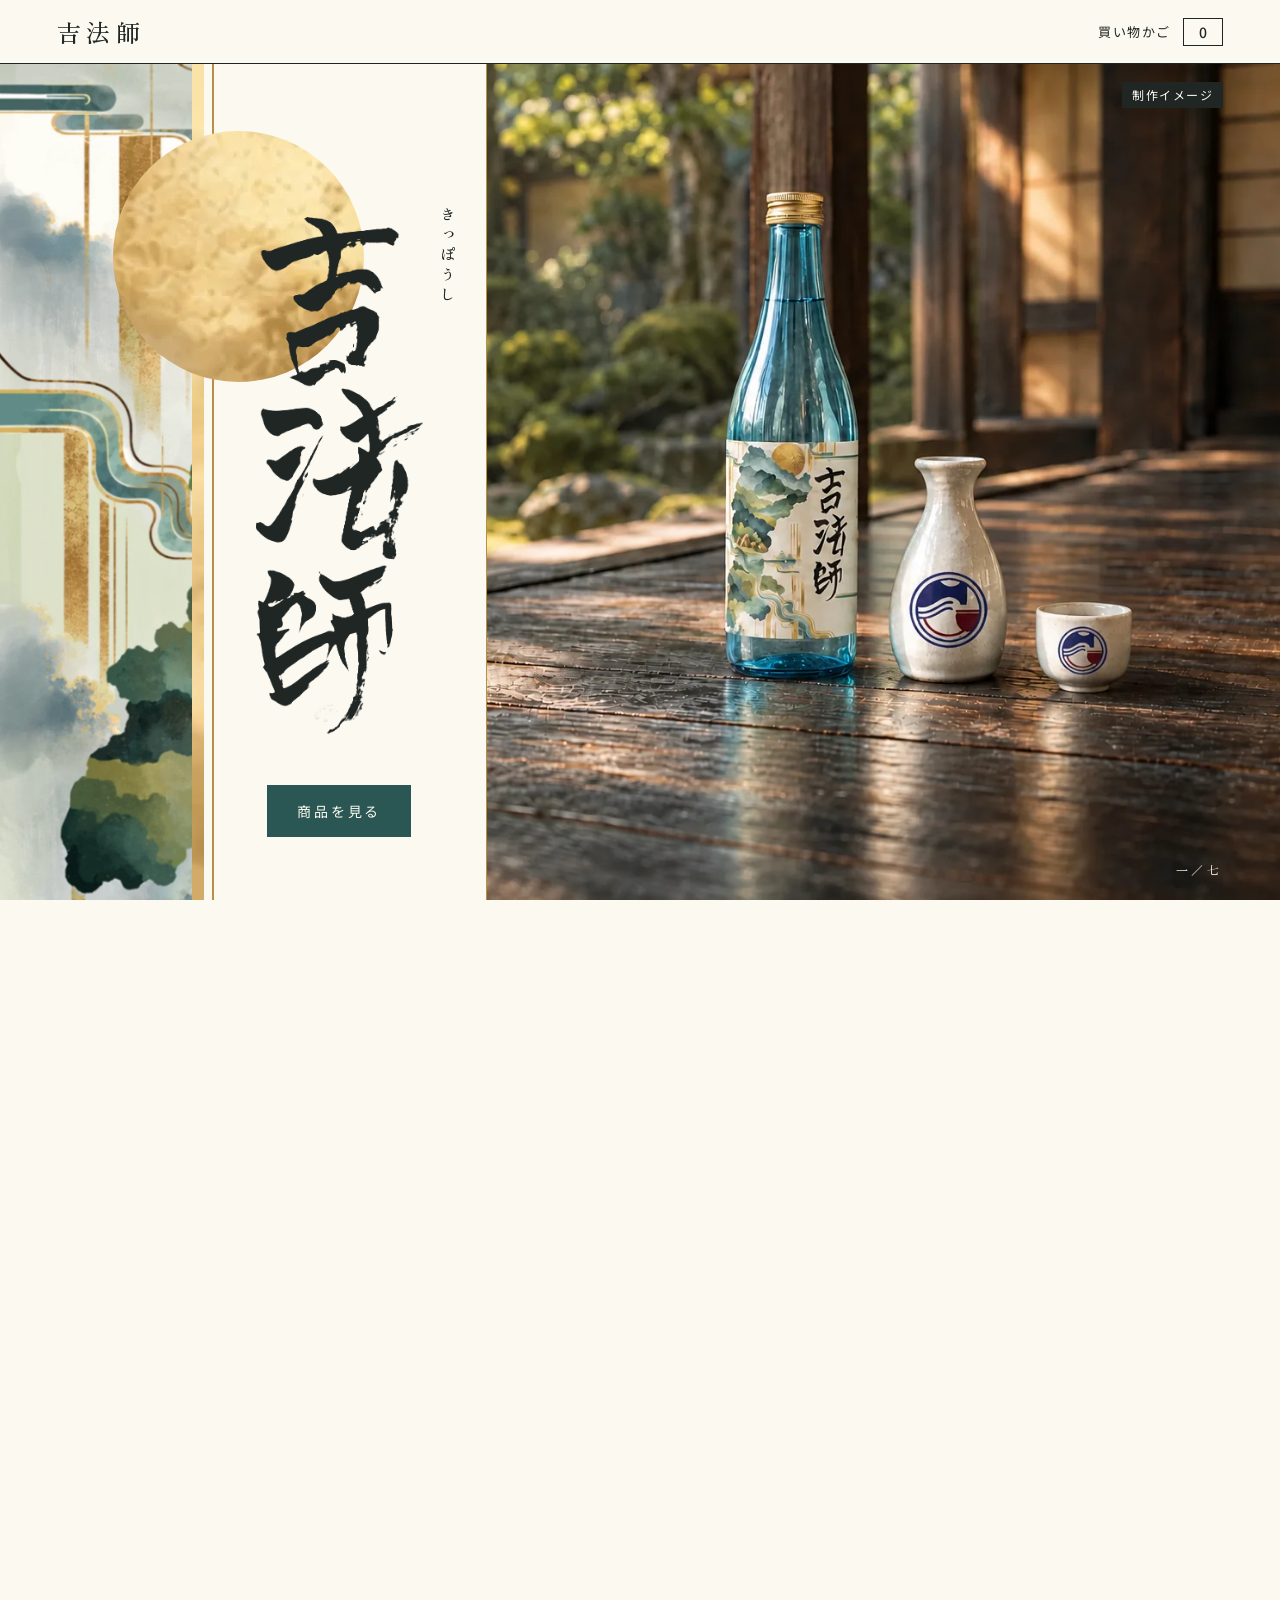
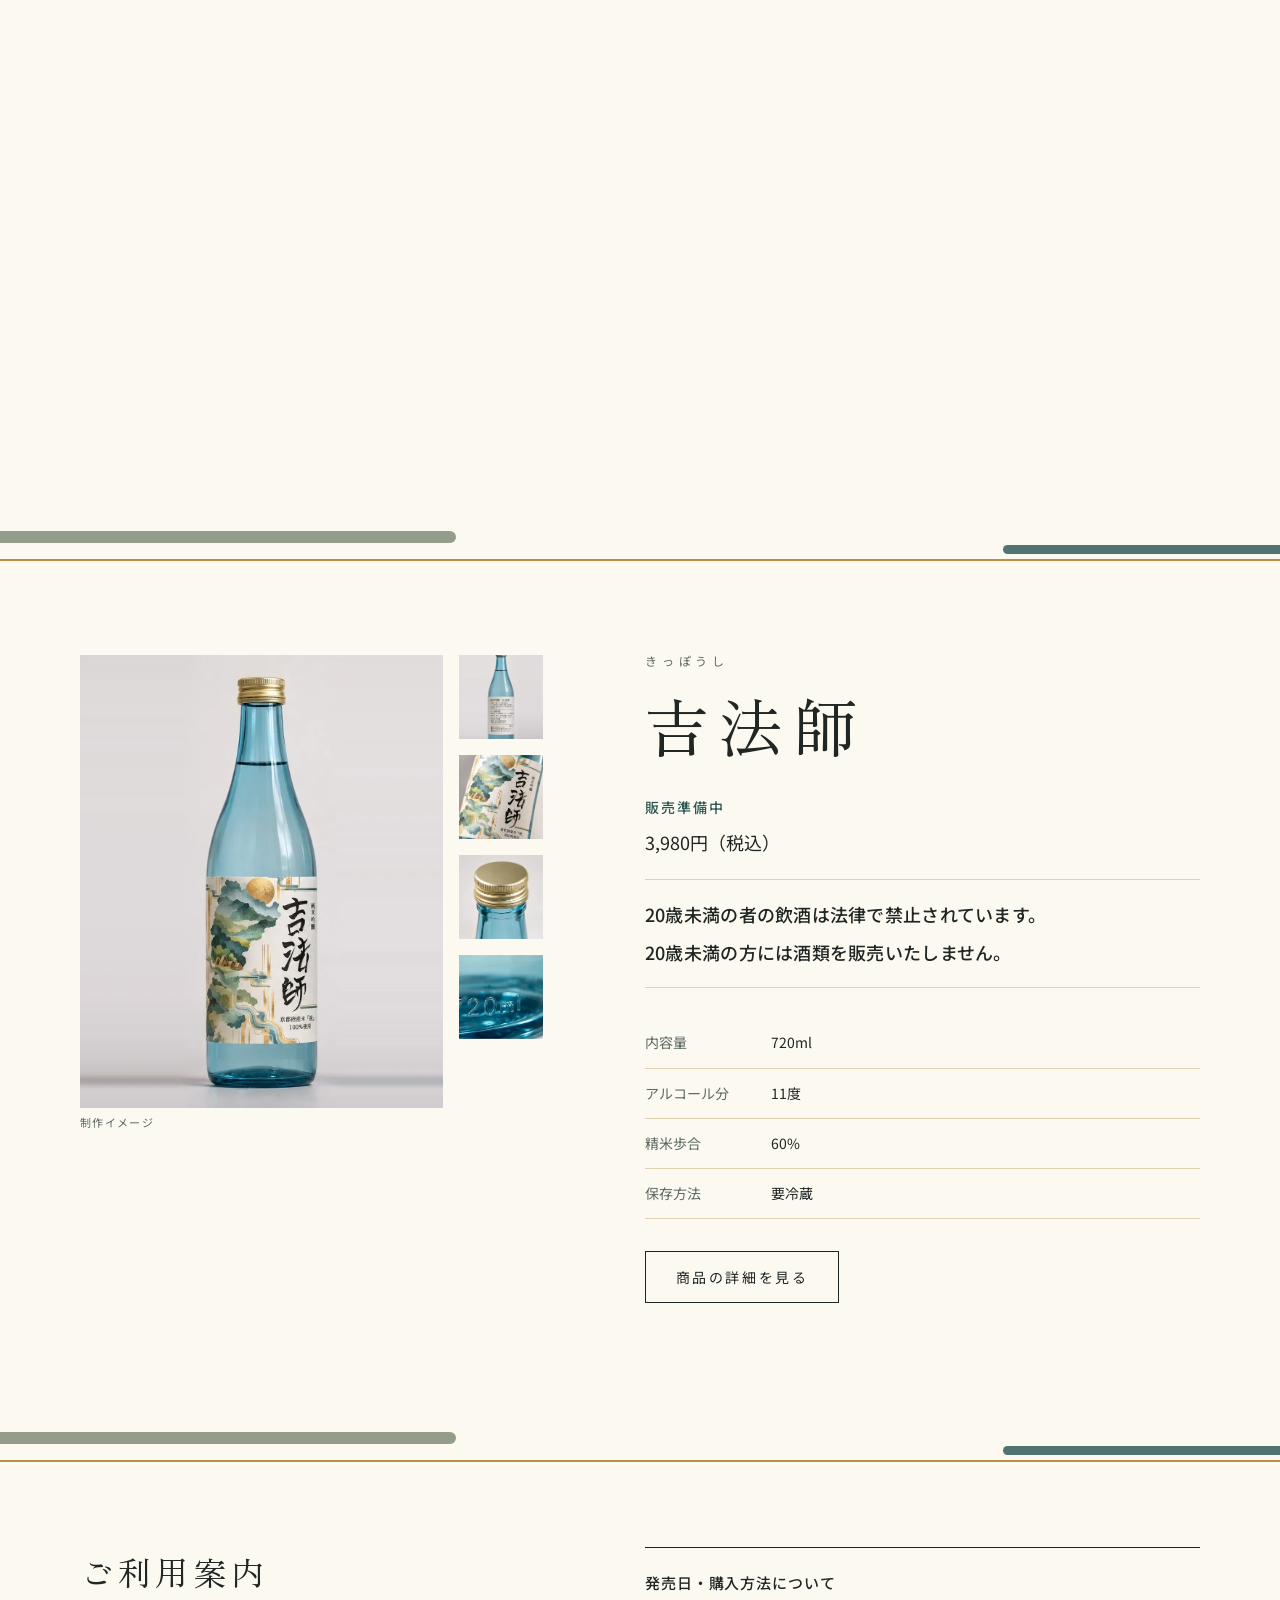
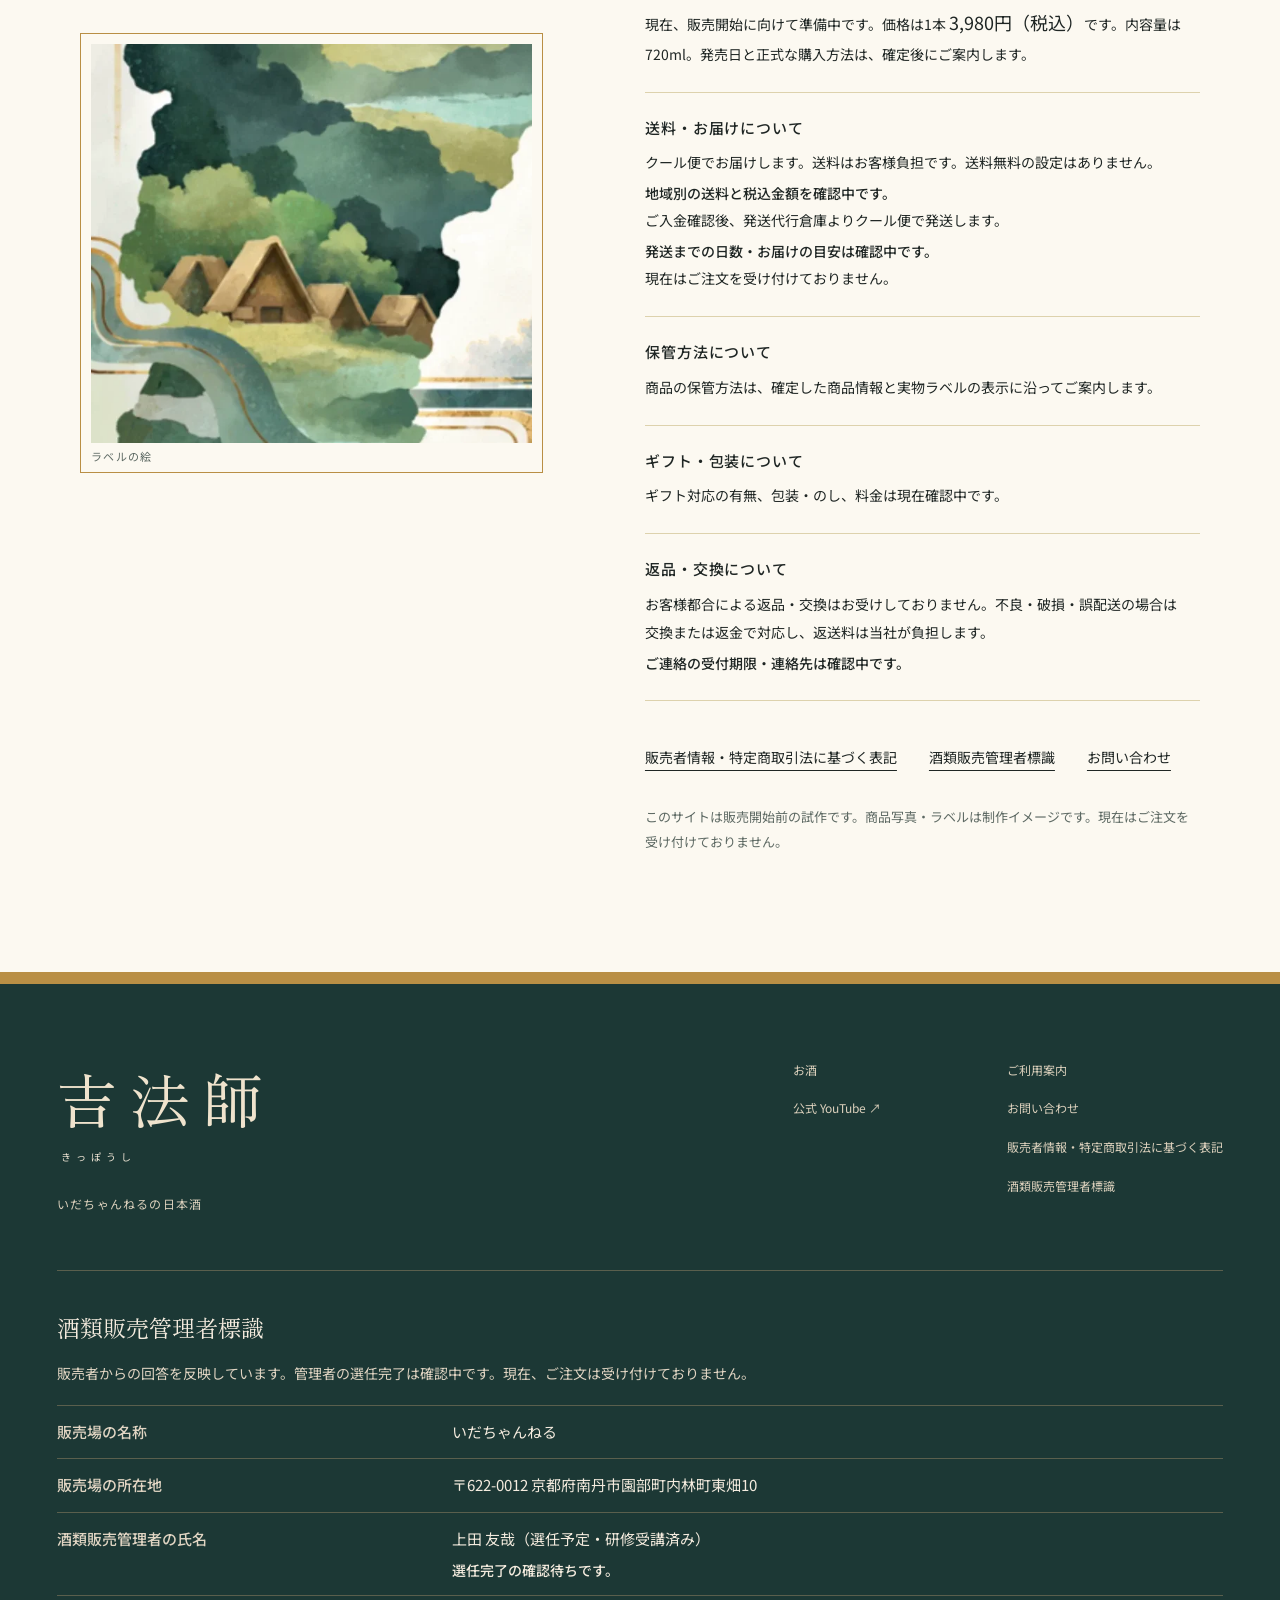
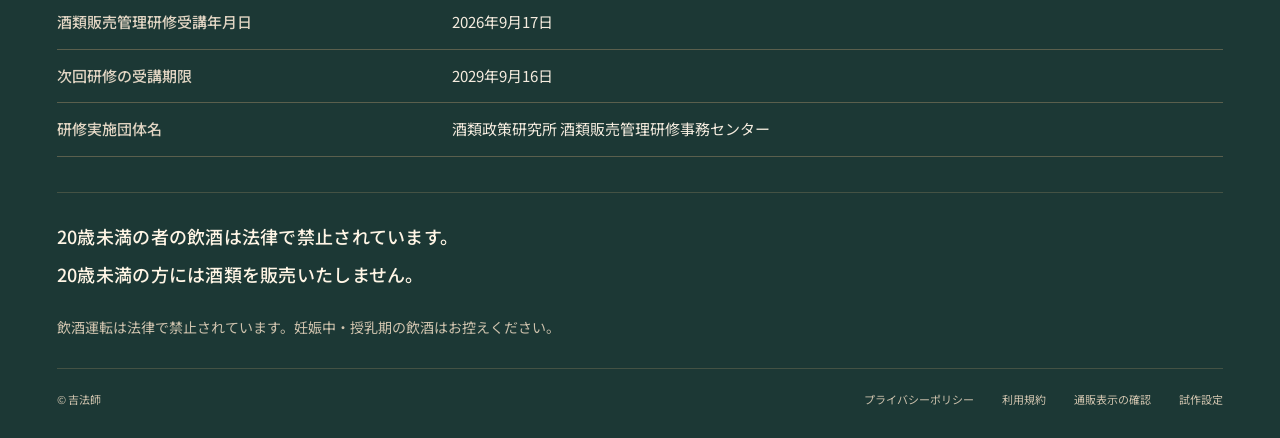
<file: index.html>
<!doctype html>
<html lang="ja">
<head>
  <meta charset="utf-8">
  <meta name="viewport" content="width=device-width, initial-scale=1">
  <meta name="theme-color" content="#fcf9f1">
  <meta name="description" content="いだちゃんねるの日本酒、吉法師（きっぽうし）。ブランドサイトのデザインプレビューです。">
  <meta name="robots" content="noindex,nofollow">
  <title>吉法師｜いだちゃんねるの日本酒</title>
  <link rel="icon" href="assets/favicon.svg" type="image/svg+xml">
  <link rel="preconnect" href="https://fonts.googleapis.com">
  <link rel="preconnect" href="https://fonts.gstatic.com" crossorigin>
  <link href="https://fonts.googleapis.com/css2?family=Noto+Sans+JP:wght@400;500&family=Zen+Old+Mincho:wght@400;500;600&display=swap" rel="stylesheet">
  <link rel="stylesheet" href="assets/css/site.css?v=7">
  <link rel="stylesheet" href="assets/css/editorial.css?v=10">
  <link rel="stylesheet" href="assets/css/castle-atmosphere.css?v=9">
  <link rel="stylesheet" href="assets/css/presentation.css?v=10.1">
  <link rel="stylesheet" href="assets/css/disclosures.css?v=14">
  <link rel="stylesheet" href="assets/css/redesign.css?v=2">
  <script src="assets/js/data/images.js?v=2"></script>
  <script src="assets/js/vendor/gsap.min.js?v=3.13.0" defer></script>
  <script src="assets/js/vendor/ScrollTrigger.min.js?v=3.13.0" defer></script>
  <script src="assets/js/data/config.js?v=1" defer></script>
  <script src="assets/js/data/product.js?v=1" defer></script>
  <script src="assets/js/sales-info.js?v=14" defer></script>
  <script src="assets/js/cart.js?v=1" defer></script>
  <script src="assets/js/site.js?v=16" defer></script>
  <script src="assets/js/scenes.js?v=2" defer></script>
</head>
<body>
  <a class="skip-link" href="#main">本文へ移動</a>
  <header class="bar">
    <a class="bar-title" href="#/" aria-label="吉法師 トップページ">吉法師</a>
    <a class="bar-cart" href="#/cart"><span class="bar-cart-label">買い物かご</span><span class="bar-count" data-cart-count>0</span><span class="visually-hidden">点</span></a>
  </header>
  <main id="main" tabindex="-1">
    <div id="home-page" class="page">
      <div class="stage" id="stage">
        <div class="stage-back" aria-hidden="true">
          <figure class="stage-art" data-image="labelArt" data-eager data-sizes="(max-aspect-ratio: 4/5) 40vw, 60vw"></figure>
          <i class="seam"></i>
          <i class="orn orn-pill-a"></i><i class="orn orn-pill-b"></i><i class="orn orn-line-a"></i><i class="orn orn-turn"></i><i class="orn orn-bar"></i>
        </div>
        <section class="scene scene-1" aria-labelledby="scene-title">
          <div class="scene-fill title-ground"></div>
          <figure class="scene-fill scene-photo" data-image="hero" data-eager></figure>
          <div class="scene-frame">
            <div class="title-area">
              <i class="moon" data-fade aria-hidden="true"></i>
              <h1 id="scene-title" class="title" data-move><span class="title-text">吉法師</span></h1>
              <p class="title-kana" data-move>きっぽうし</p>
              <a class="title-link" href="#/product" data-fade>商品を見る</a>
            </div>
            <p class="photo-note" data-fade>制作イメージ</p>
            <p class="folio" data-fade aria-hidden="true">一／七</p>
          </div>
        </section>
        <section class="scene scene-2">
          <div class="scene-frame">
            <div class="zone"><div class="prose">
              <h2 class="col col-lead" data-move data-phrase>「人生に立ち会う日本酒」</h2>
              <p class="col col-drop" data-move data-phrase>これが、吉法師に込めたテーマです。</p>
            </div></div>
            <p class="folio" data-fade aria-hidden="true">二／七</p>
          </div>
        </section>
        <section class="scene scene-3">
          <div class="scene-frame">
            <figure class="plate" data-image="cups" data-eager data-caption data-sizes="(max-aspect-ratio: 4/5) 40vw, 50vw" data-hold></figure>
            <div class="zone"><p class="prose"><span class="col" data-move data-phrase>恋人との初デート、久しぶりの友人との再会、</span><span class="col" data-move data-phrase>上司への仕事の相談。</span><span class="col" data-move data-phrase>人生のさまざまな場面に、お酒は登場します。</span></p></div>
            <p class="folio" data-fade aria-hidden="true">三／七</p>
          </div>
        </section>
        <section class="scene scene-4">
          <div class="scene-frame">
            <div class="zone"><p class="prose"><span class="col" data-move data-phrase>そして時には、お酒を介した出会いや会話が、</span><span class="col" data-move data-phrase>人生を好転させるきっかけになることもあります。</span></p></div>
            <p class="folio" data-fade aria-hidden="true">四／七</p>
          </div>
        </section>
        <section class="scene scene-5">
          <div class="scene-fill scene-ink"></div>
          <div class="scene-frame">
            <div class="zone"><p class="prose"><span class="col" data-move data-phrase>化学反応における触媒のように、人と人が</span><span class="col" data-move data-phrase>より濃く、強く、そして軽やかに反応し合える。</span><span class="col" data-move data-phrase>吉法師は、そんな日本酒を目指して造りました。</span></p></div>
            <p class="folio" data-fade aria-hidden="true">五／七</p>
          </div>
        </section>
        <section class="scene scene-6">
          <div class="scene-frame">
            <div class="zone"><div class="prose"><p class="col" data-move data-phrase>大好きな人と過ごす時間に。</p><p class="col" data-move data-phrase>頑張った自分への労いに。</p><p class="col" data-move data-phrase>普段は照れくさくて言えない、父親への感謝を伝える時に。</p></div></div>
            <p class="folio" data-fade aria-hidden="true">六／七</p>
          </div>
        </section>
        <section class="scene scene-7">
          <div class="scene-frame">
            <div class="zone"><p class="prose"><span class="col" data-move data-phrase>あなたのかけがえのない人生のワンシーンに、</span><span class="col" data-move data-phrase>吉法師が立ち会えたら嬉しいです。</span></p></div>
            <p class="folio" data-fade aria-hidden="true">七／七</p>
          </div>
        </section>
      </div>
      <div class="band" aria-hidden="true"><i></i></div>
      <section class="shelf" id="sake" aria-labelledby="shelf-title">
        <div class="shelf-inner">
          <div class="shelf-photos">
            <figure class="shelf-main" data-image="bottleFront" data-eager data-caption data-sizes="(max-width: 700px) 70vw, 380px"></figure>
            <ul class="shelf-cuts">
              <li><figure data-image="bottleBack" data-thumb></figure></li>
              <li><figure data-image="bottleLabel" data-thumb></figure></li>
              <li><figure data-image="bottleCap" data-thumb></figure></li>
              <li><figure data-image="bottleBase" data-thumb></figure></li>
            </ul>
          </div>
          <div class="shelf-info">
            <p class="shelf-kana" data-product="kana"></p>
            <h2 id="shelf-title" class="shelf-name" data-product="name"></h2>
            <p class="shelf-state" data-sale-label></p>
            <p class="shelf-price"><span class="price-text" data-sales-field="price"></span></p>
            <div class="alcohol-warning"><p data-phrase>20歳未満の者の飲酒は法律で禁止されています。</p><p data-phrase>20歳未満の方には酒類を販売いたしません。</p></div>
            <dl class="shelf-specs">
              <div><dt>内容量</dt><dd data-sales-field="volume"></dd></div>
              <div><dt>アルコール分</dt><dd data-sales-field="alcohol"></dd></div>
              <div><dt>精米歩合</dt><dd data-sales-field="polishRatio"></dd></div>
              <div><dt>保存方法</dt><dd data-sales-field="storage"></dd></div>
            </dl>
            <a class="text-link" href="#/product">商品の詳細を見る</a>
          </div>
        </div>
      </section>
      <div class="band" aria-hidden="true"><i></i></div>
      <section class="guide" id="faq" aria-labelledby="guide-title">
        <div class="guide-inner">
          <div class="guide-side">
            <h2 id="guide-title" class="guide-title">ご利用案内</h2>
            <figure class="guide-art" data-image="labelVillage" data-eager data-caption data-sizes="(max-width: 800px) 90vw, 420px"></figure>
          </div>
          <dl class="guide-list">
            <div><dt>発売日・購入方法について</dt><dd><p data-phrase>現在、販売開始に向けて準備中です。価格は1本 <span class="price-text" data-sales-field="price"></span>です。内容量は<span data-sales-field="volume"></span>。発売日と正式な購入方法は、確定後にご案内します。</p></dd></div>
            <div><dt>送料・お届けについて</dt><dd><p><span data-sales-field="shipping"></span></p><p><span data-sales-field="deliveryTiming"></span></p><p>現在はご注文を受け付けておりません。</p></dd></div>
            <div><dt>保管方法について</dt><dd><p data-phrase>商品の保管方法は、確定した商品情報と実物ラベルの表示に沿ってご案内します。</p></dd></div>
            <div><dt>ギフト・包装について</dt><dd><p data-phrase>ギフト対応の有無、包装・のし、料金は現在確認中です。</p></dd></div>
            <div><dt>返品・交換について</dt><dd><p><span data-sales-field="returns"></span></p></dd></div>
          </dl>
          <nav class="guide-links" aria-label="販売条件と表記">
            <a href="#/legal">販売者情報・特定商取引法に基づく表記</a>
            <a href="#/alcohol">酒類販売管理者標識</a>
            <a href="#/contact">お問い合わせ</a>
          </nav>
          <p class="guide-note" data-phrase>このサイトは販売開始前の試作です。商品写真・ラベルは制作イメージです。現在はご注文を受け付けておりません。</p>
        </div>
      </section>
    </div>
    <div id="product-page" class="page" hidden><div class="breadcrumbs section-wrap"><a href="#/">トップ</a><span>／</span><span data-product="name"></span></div><section class="product-layout section-wrap" aria-labelledby="pdp-title"><div class="product-gallery"><figure><img id="gallery-main" width="1000" height="1250" alt=""><figcaption id="gallery-caption"></figcaption></figure><div class="gallery-thumbs" aria-label="商品画像を選ぶ"></div></div><div class="product-information"><span class="eyebrow">純米吟醸 ／ いだちゃんねるの日本酒</span><p class="product-kana" data-product="kana"></p><h1 id="pdp-title" class="product-title serif" data-product="name"></h1><p class="pdp-description">京都の米「祝」と、伏見の酒造り。<br>エンタメではなく“本気”で創った日本酒。<br>これを読んでるあなたが、日本酒を楽しむ入口を目指しました。</p><div class="purchase" id="purchase"><div class="purchase-heading"><span data-sale-label></span><span>日本国内向け</span></div><div class="price-display"><p>販売価格（税込）<br><span data-sales-field="price"></span><small>容量：<span data-sales-field="volume"></span></small></p></div><div class="quantity-row"><label for="product-quantity">数量</label><div class="quantity-control"><button type="button" data-quantity="-1" data-target="product-quantity" aria-label="数量を減らす">−</button><input id="product-quantity" type="number" min="1" value="1" step="1" inputmode="numeric"><button type="button" data-quantity="1" data-target="product-quantity" aria-label="数量を増やす">＋</button></div></div><button type="button" id="add-to-cart" class="button button-red full" disabled>販売開始前です</button><p class="purchase-note" data-sale-note>発売日が決まり次第、お知らせします。</p><div class="alcohol-warning"><p data-phrase>20歳未満の者の飲酒は法律で禁止されています。</p><p data-phrase>20歳未満の方には酒類を販売いたしません。</p></div><nav class="disclosure-nav" aria-label="販売条件"><a href="#/legal">送料・お支払い・返品等</a><a href="#/alcohol">酒類販売管理者標識</a></nav></div><div class="product-accordions"><details open><summary>お酒について<span aria-hidden="true">＋</span></summary><dl class="spec-list"><div><dt>商品名</dt><dd><span data-sales-field="productName"></span>（きっぽうし）</dd></div><div><dt>品目</dt><dd><span data-sales-field="category"></span></dd></div><div><dt>原材料名</dt><dd><span data-sales-field="ingredients"></span></dd></div><div><dt>精米歩合</dt><dd><span data-sales-field="polishRatio"></span></dd></div><div><dt>原料米品種</dt><dd><span data-sales-field="riceVariety"></span></dd></div><div><dt>アルコール分</dt><dd><span data-sales-field="alcohol"></span></dd></div><div><dt>内容量</dt><dd><span data-sales-field="volume"></span></dd></div><div><dt>保存方法</dt><dd><span data-sales-field="storage"></span></dd></div><div><dt>製造者</dt><dd><span data-sales-field="maker"></span></dd></div><div><dt>製造年月</dt><dd>ラベルに記載</dd></div><div><dt>飲用上の注意</dt><dd><span data-sales-field="labelNotes"></span></dd></div></dl></details><details><summary>お支払い・お届け・返品について<span aria-hidden="true">＋</span></summary><div data-sales-table="purchase" data-sales-hints="false"></div><p>未確定の項目があります。販売条件の確認が済むまで、ご注文は受け付けておりません。</p><a class="line-link" href="#/legal">すべての販売条件を見る <span aria-hidden="true">↗</span></a></details></div></div></section><section class="pdp-scene section-wrap"><figure class="pdp-scene-photo" data-image="hero" data-wide data-sizes="(max-width: 700px) 100vw, 60vw"></figure><div><span class="eyebrow">いだちゃんねるの日本酒</span><p class="serif">吉法師について</p><small>生成した撮影イメージです。<br>実際の商品・いだ城の写真ではありません。</small><a class="line-link" href="#/">吉法師について <span aria-hidden="true">↗</span></a></div></section></div>
    <div id="cart-page" class="page" hidden><div class="commerce-page section-wrap"><div class="commerce-heading"><span class="eyebrow">SHOPPING BAG</span><h1 class="serif">買い物かご</h1><span data-cart-summary>0 点の商品</span></div><p class="commerce-notice">こちらは動作確認用のカートです。ご注文・お支払いは発生しません。</p><div class="alcohol-warning"><p data-phrase>20歳未満の者の飲酒は法律で禁止されています。</p><p data-phrase>20歳未満の方には酒類を販売いたしません。</p></div><div id="cart-content"></div><a class="back-link" href="#/product">← お酒を見る</a></div></div>
    <div id="checkout-page" class="page" hidden><div class="commerce-page checkout-page section-wrap"><div class="commerce-heading"><span class="eyebrow">CHECKOUT PREVIEW</span><h1 class="serif">購入手続き</h1></div><p class="commerce-notice">購入画面の試作です。決済・在庫・受注システムは未接続です。</p><div id="checkout-content"></div><a href="#/cart" class="back-link">← 買い物かごに戻る</a></div></div>
    <div id="info-page" class="page" hidden><article class="info-page section-wrap" id="info-content"></article></div>
    <noscript><p class="section-wrap">商品情報・写真の表示とカートの操作にはJavaScriptが必要です。このサイトは販売開始前の試作です。</p></noscript>
  </main>
  <footer class="footer"><div class="footer-main section-wrap"><a class="footer-brand" href="#/"><span class="serif">吉法師</span><small>きっぽうし</small><p>いだちゃんねるの日本酒</p></a><div class="footer-links"><div><a href="#/product">お酒</a><a href="https://www.youtube.com/@ida_channel" target="_blank" rel="noopener noreferrer">公式 YouTube <span>↗</span></a></div><div><a href="#/faq">ご利用案内</a><a href="#/contact">お問い合わせ</a><a href="#/legal">販売者情報・特定商取引法に基づく表記</a><a href="#/alcohol">酒類販売管理者標識</a></div></div></div><section class="footer-manager section-wrap" aria-labelledby="manager-heading"><h2 id="manager-heading">酒類販売管理者標識</h2><p>販売者からの回答を反映しています。管理者の選任完了は確認中です。現在、ご注文は受け付けておりません。</p><div data-sales-table="manager" data-sales-hints="false"></div></section><div class="footer-warning section-wrap"><div class="alcohol-warning"><p data-phrase>20歳未満の者の飲酒は法律で禁止されています。</p><p data-phrase>20歳未満の方には酒類を販売いたしません。</p></div><p>飲酒運転は法律で禁止されています。妊娠中・授乳期の飲酒はお控えください。</p></div><div class="footer-bottom section-wrap"><span>© 吉法師</span><div><a href="#/privacy">プライバシーポリシー</a><a href="#/terms">利用規約</a><a href="#/compliance">通販表示の確認</a><button type="button" id="open-preview">試作設定</button></div></div></footer>
  <dialog id="preview-dialog" class="preview-dialog" aria-labelledby="preview-title"><div class="dialog-heading"><h2 id="preview-title" class="serif">試作の確認</h2><button class="close-button" data-close-preview aria-label="試作設定を閉じる">閉じる <span>×</span></button></div><p>表示と操作の確認専用です。実際の販売状況とは連動しません。</p><label for="sale-state">販売状態</label><select id="sale-state"><option value="pre">販売前（初期表示）</option><option value="in">在庫あり（操作テスト）</option><option value="out">売り切れ（表示テスト）</option></select><p class="small-note">価格は1本<span data-sales-field="price"></span>の回答を反映しています。容量・送料の金額は確認中です。実際の注文・決済はできません。</p><button class="button button-red full" data-close-preview>この設定で見る <span aria-hidden="true">↗</span></button><nav class="demo-review-links" aria-label="通販チェック表の確認用画面"><a href="#/compliance">チェック表との対応・確認待ち項目 ↗</a><a href="#/checkout-demo">購入申込画面の見本 ↗</a><a href="#/order-notice">申込承諾通知の見本 ↗</a><a href="#/delivery-note">納品書の見本 ↗</a><a href="#/notes">制作ノート・必要素材 ↗</a></nav></dialog>
  <div class="toast" role="status" aria-live="polite" hidden></div>
</body>
</html>
</file>
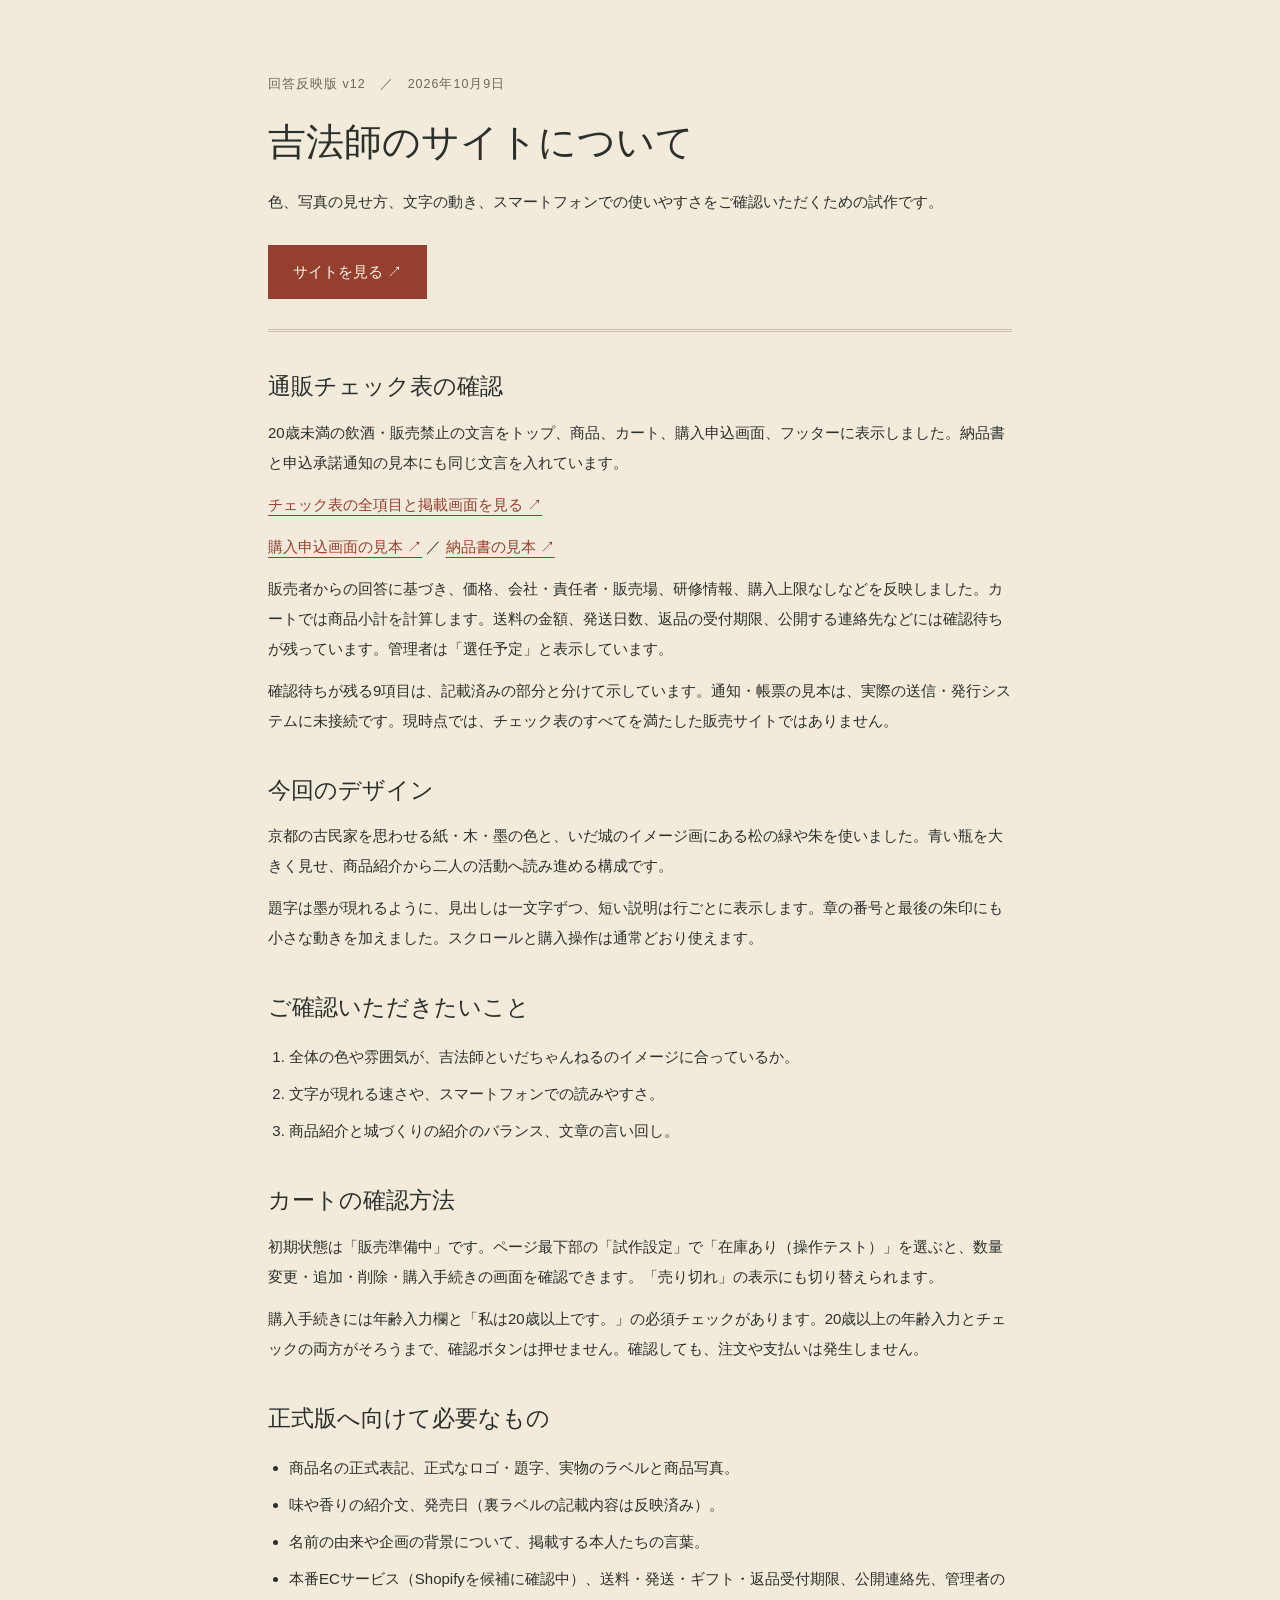
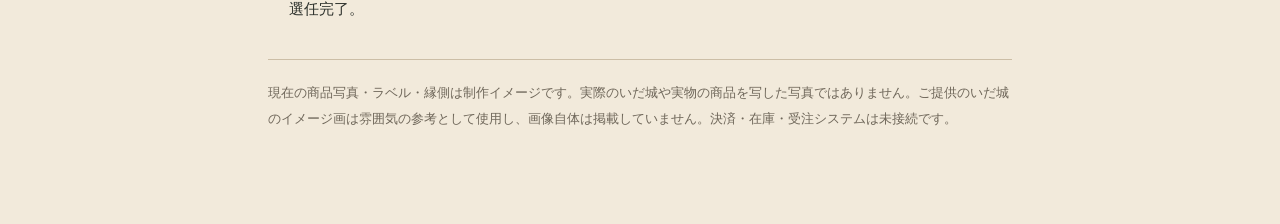
<file: docs/REVIEW.html>
<!doctype html>
<html lang="ja">
<head>
<meta charset="utf-8"><meta name="viewport" content="width=device-width,initial-scale=1">
<meta name="robots" content="noindex,nofollow"><title>吉法師｜デザイン確認版のご案内</title>
<style>
*{box-sizing:border-box}body{margin:0;background:#f2eadb;color:#2c302b;font:15px/2 -apple-system,BlinkMacSystemFont,"Hiragino Kaku Gothic ProN",sans-serif}main{max-width:800px;padding:68px 28px 80px;margin:auto}header{padding-bottom:30px;border-bottom:3px double #ccbea6}small{color:#6f675a;letter-spacing:.08em}h1,h2{font-family:"Yu Mincho","Hiragino Mincho ProN",serif;font-weight:400}h1{font-size:38px;line-height:1.6;margin:14px 0}h2{font-size:23px;line-height:1.6;margin:37px 0 12px}p{margin:12px 0}ul,ol{padding-left:1.4em}li{margin:7px 0}a{color:#953f2f;text-underline-offset:5px}.button{display:inline-block;padding:12px 25px;background:#953f2f;color:#fff7e8;text-decoration:none;margin-top:16px}.note{border-top:1px solid #ccbea6;margin-top:35px;padding-top:20px;color:#6f675a;font-size:13px}@media(max-width:480px){main{padding:40px 22px}h1{font-size:30px}}@media print{.button{display:none}main{padding:0}}
</style>
</head>
<body><main>
<header><small>回答反映版 v12　／　2026年10月9日</small><h1>吉法師のサイトについて</h1><p>色、写真の見せ方、文字の動き、スマートフォンでの使いやすさをご確認いただくための試作です。</p><a class="button" href="../index.html#/">サイトを見る ↗</a></header>
<h2>通販チェック表の確認</h2>
<p>20歳未満の飲酒・販売禁止の文言をトップ、商品、カート、購入申込画面、フッターに表示しました。納品書と申込承諾通知の見本にも同じ文言を入れています。</p>
<p><a href="../index.html#/compliance">チェック表の全項目と掲載画面を見る ↗</a></p>
<p><a href="../index.html#/checkout-demo">購入申込画面の見本 ↗</a> ／ <a href="../index.html#/delivery-note">納品書の見本 ↗</a></p>
<p>販売者からの回答に基づき、価格、会社・責任者・販売場、研修情報、購入上限なしなどを反映しました。カートでは商品小計を計算します。送料の金額、発送日数、返品の受付期限、公開する連絡先などには確認待ちが残っています。管理者は「選任予定」と表示しています。</p><p>確認待ちが残る9項目は、記載済みの部分と分けて示しています。通知・帳票の見本は、実際の送信・発行システムに未接続です。現時点では、チェック表のすべてを満たした販売サイトではありません。</p>
<h2>今回のデザイン</h2>
<p>京都の古民家を思わせる紙・木・墨の色と、いだ城のイメージ画にある松の緑や朱を使いました。青い瓶を大きく見せ、商品紹介から二人の活動へ読み進める構成です。</p>
<p>題字は墨が現れるように、見出しは一文字ずつ、短い説明は行ごとに表示します。章の番号と最後の朱印にも小さな動きを加えました。スクロールと購入操作は通常どおり使えます。</p>
<h2>ご確認いただきたいこと</h2>
<ol><li>全体の色や雰囲気が、吉法師といだちゃんねるのイメージに合っているか。</li><li>文字が現れる速さや、スマートフォンでの読みやすさ。</li><li>商品紹介と城づくりの紹介のバランス、文章の言い回し。</li></ol>
<h2>カートの確認方法</h2>
<p>初期状態は「販売準備中」です。ページ最下部の「試作設定」で「在庫あり（操作テスト）」を選ぶと、数量変更・追加・削除・購入手続きの画面を確認できます。「売り切れ」の表示にも切り替えられます。</p>
<p>購入手続きには年齢入力欄と「私は20歳以上です。」の必須チェックがあります。20歳以上の年齢入力とチェックの両方がそろうまで、確認ボタンは押せません。確認しても、注文や支払いは発生しません。</p>
<h2>正式版へ向けて必要なもの</h2>
<ul><li>商品名の正式表記、正式なロゴ・題字、実物のラベルと商品写真。</li><li>味や香りの紹介文、発売日（裏ラベルの記載内容は反映済み）。</li><li>名前の由来や企画の背景について、掲載する本人たちの言葉。</li><li>本番ECサービス（Shopifyを候補に確認中）、送料・発送・ギフト・返品受付期限、公開連絡先、管理者の選任完了。</li></ul>
<p class="note">現在の商品写真・ラベル・縁側は制作イメージです。実際のいだ城や実物の商品を写した写真ではありません。ご提供のいだ城のイメージ画は雰囲気の参考として使用し、画像自体は掲載していません。決済・在庫・受注システムは未接続です。</p>
</main></body></html>
</file>
<file: assets/css/site.css>
:root{--paper:#f3eee4;--ink:#302b25;--muted:#736a5f;--line:#cfc4b4;--red:#984332;--green:#29251f;--serif:'Shippori Mincho','Yu Mincho','Hiragino Mincho ProN',serif;--sans:'Noto Sans JP','Hiragino Kaku Gothic ProN',sans-serif;--gutter:clamp(24px,4.45vw,80px)}
*{box-sizing:border-box}html{scroll-behavior:smooth;scroll-padding-top:40px}body{margin:0;background:var(--paper);color:var(--ink);font-family:var(--sans);font-size:15px;font-weight:400;line-height:1.9;-webkit-font-smoothing:antialiased}body:has(dialog[open]){overflow:hidden}h1,h2,h3,p,figure{margin:0}h1,h2,h3{font-weight:500}a{color:inherit;text-decoration:none}button,input,select{font:inherit;color:inherit}button{cursor:pointer}button,a,input,select,summary{-webkit-tap-highlight-color:transparent}button{background:none;border:0}img{display:block;max-width:100%;height:auto}button:disabled{cursor:not-allowed}a,button{touch-action:manipulation}a:focus-visible,button:focus-visible,input:focus-visible,summary:focus-visible,select:focus-visible{outline:2px solid var(--red);outline-offset:5px}::selection{background:#e5d8c3}[hidden]{display:none!important}.serif{font-family:var(--serif)}.section-wrap{width:calc(100% - var(--gutter)*2);max-width:1280px;margin-inline:auto}.eyebrow{font-size:12px;letter-spacing:.17em;display:block}.mobile-only{display:none}.skip-link{position:fixed;top:-100px;left:20px;background:var(--ink);color:white;z-index:100;padding:12px 24px}.skip-link:focus{top:10px}.preview-strip{min-height:30px;display:flex;align-items:center;justify-content:space-between;padding:4px var(--gutter);background:#e8decb;font-size:11px;letter-spacing:.035em;color:#746652}.preview-strip i{display:inline-block;height:9px;border-left:1px solid #a89981;margin:0 12px}.preview-strip a{white-space:nowrap;margin-left:20px}.header{height:104px;padding:0 var(--gutter);display:flex;align-items:center;justify-content:space-between;gap:36px}.wordmark{display:flex;align-items:center;gap:16px}.wordmark>span{font-family:var(--serif);font-size:31px;font-weight:600;letter-spacing:.16em}.wordmark small{font-size:10px;letter-spacing:.22em}.desktop-nav{display:flex;gap:36px;margin-left:auto;margin-right:52px}.desktop-nav a{font-size:13px;letter-spacing:.09em;position:relative;padding:12px 0}.desktop-nav a:after{content:'';position:absolute;bottom:7px;left:0;width:0;border-bottom:1px solid var(--ink);transition:width .25s}.desktop-nav a:hover:after{width:100%}.header-actions{display:flex;align-items:center;gap:20px}.cart-link{display:flex;align-items:center;gap:12px;font-size:12px;min-height:44px}.cart-count{font-size:11px;border:1px solid #bcae95;display:grid;place-items:center;width:22px;height:22px;line-height:1}.menu-toggle{display:none;min-width:44px;min-height:44px;padding:12px}.menu-toggle span{display:block;border-top:1px solid var(--ink);margin:6px 0;width:23px}.hero{margin:10px var(--gutter) 0;display:grid;grid-template-columns:31% 69%;grid-template-rows:1fr auto auto;position:relative}.hero-title{grid-row:1;grid-column:1;min-height:400px;position:relative;display:flex;justify-content:center;align-items:flex-start;padding:35px 34px 0 0;gap:18px}.hero-title h1{font-family:var(--serif);font-size:clamp(85px,8.05vw,133px);font-weight:500;line-height:1.16;letter-spacing:.065em;writing-mode:vertical-rl;order:2}.hero-origin{writing-mode:vertical-rl;font-size:13px;letter-spacing:.22em;margin-top:6px;order:3}.hero-reading{writing-mode:vertical-rl;font-family:var(--serif);font-size:15px;letter-spacing:.3em;margin-top:10px;order:1}.seal{position:absolute;left:21%;bottom:24px;display:grid;place-items:center;width:31px;height:36px;border:1px solid var(--red);color:var(--red);font-family:var(--serif);font-size:14px;writing-mode:vertical-rl;line-height:1.2;transform:rotate(-5deg)}.hero-image{grid-column:2;grid-row:1 / 3;position:relative;min-height:580px;max-height:760px;height:calc(100svh - 210px)}.hero-image>img{width:100%;height:100%;object-fit:cover;object-position:63% 50%}.hero-image figcaption{position:absolute;bottom:16px;left:22px;right:22px;color:#fff;font-size:11px;letter-spacing:.06em;display:flex;justify-content:space-between;text-shadow:0 1px 5px #000}.hero-image:after{content:'';position:absolute;inset:auto 0 0;height:65px;background:linear-gradient(transparent,#0004);pointer-events:none}.hero-image figcaption{z-index:1}.hero-bottom{grid-column:1;grid-row:2;align-self:end;padding:0 42px 26px 0;display:flex;flex-direction:column;align-items:flex-start;gap:25px}.hero-bottom p{font-size:26px;letter-spacing:.1em;line-height:1.65}.hero-bottom p br{display:none}.button{display:inline-flex;align-items:center;justify-content:space-between;gap:36px;min-height:58px;padding:15px 25px;font-size:14px;letter-spacing:.1em;transition:background .2s,color .2s;line-height:1.8}.button-red{background:var(--red);color:var(--paper)}.button-red:hover:not(:disabled){background:#783626}.button:disabled{background:#e3dbcd;color:#71685b}.button span{font-size:20px;line-height:1}.button-outline{border:1px solid var(--line)}.button-outline:hover{border-color:var(--ink)}.button.full{width:100%}.hero-foot{grid-column:1 / 3;display:flex;justify-content:space-between;font-size:11px;letter-spacing:.12em;padding:23px 0;border-bottom:1px solid var(--line)}.hero-foot>a{display:flex;gap:30px}.introduction{padding-block:140px 130px;display:grid;grid-template-columns:22% 1fr;position:relative;overflow:hidden}.section-index{display:flex;align-items:center;gap:18px;font-size:13px;letter-spacing:.12em}.section-index>span:first-child{font-family:var(--serif);width:28px;padding:8px 0;border-top:1px solid var(--line);text-align:center}.introduction .section-index{align-self:start;margin-top:8px}.intro-main{display:grid;grid-template-columns:1fr;gap:44px}.intro-main h2{font-size:clamp(28px,2.5vw,40px);line-height:1.9;letter-spacing:.12em}.intro-copy{line-height:2.25;letter-spacing:.04em}.intro-copy p+p{margin-top:24px}.intro-mark{position:absolute;right:6%;bottom:90px;font-family:var(--serif);font-size:250px;color:#e9e1d3;transform:rotate(-10deg);z-index:-1;line-height:1}.featured{display:grid;grid-template-columns:54% 1fr;gap:10%;align-items:center;padding-top:120px;padding-bottom:0}.featured-image{position:relative;background:#ebe4d6}.featured-image img{width:100%;aspect-ratio:4/5;object-fit:cover}.featured-image figcaption{position:absolute;bottom:18px;left:20px;font-size:11px;color:#756b5c}.featured-image a{display:block;overflow:hidden}.featured-image a img{transition:transform 1.2s}.featured-image a:hover img{transform:scale(1.025)}.featured-copy .eyebrow{display:flex;justify-content:space-between;gap:15px;padding-bottom:28px;border-bottom:1px solid var(--line);margin-bottom:42px}.product-kana{font-size:12px;letter-spacing:.35em;margin-bottom:7px}.product-title{font-size:64px;letter-spacing:.15em;line-height:1.5}.featured-description{margin-top:30px;line-height:2.25;letter-spacing:.07em}.release-line{display:flex;align-items:center;gap:10px;flex-wrap:wrap;margin-top:36px;font-size:13px}.status-dot{width:6px;height:6px;border-radius:50%;background:#88775c}.release-line small{display:block;width:100%;font-size:12px;color:var(--muted);margin-top:2px}.line-link{display:flex;align-items:center;justify-content:space-between;gap:30px;border-bottom:1px solid var(--ink);padding:20px 0;font-size:14px;letter-spacing:.07em;transition:color .2s}.line-link>span:last-child{font-size:25px;font-family:var(--sans);transition:transform .25s}.line-link:hover>span:last-child{transform:translate(3px,-3px)}.featured-copy .line-link{margin-top:34px}.atmosphere{height:640px;max-height:75vw;position:relative;overflow:hidden}.atmosphere>img{width:100%;height:100%;object-fit:cover;object-position:center 59%}.atmosphere:after{content:'';position:absolute;inset:0;background:linear-gradient(90deg,#211b1575,transparent 72%)}.atmosphere-copy{position:absolute;left:12%;top:24%;color:white;z-index:1}.atmosphere-copy>span{font-size:12px;letter-spacing:.2em}.atmosphere h2{font-size:47px;line-height:1.85;letter-spacing:.13em;margin-top:30px}.image-disclosure{position:absolute;right:var(--gutter);bottom:23px;color:#fff;font-size:11px;z-index:1;text-shadow:0 1px 5px #000}.story{display:grid;grid-template-columns:22% 1fr 22%;padding-block:150px;position:relative;overflow:hidden}.story .section-index{align-self:start}.story-body .eyebrow{margin:9px 0 28px}.story h2{font-size:46px;letter-spacing:.1em;line-height:1.65}.story-paragraph{margin-top:40px;line-height:2.2}.story-paragraph p+p{margin-top:22px}.story-note{font-size:12px;color:var(--muted);margin-top:34px;padding-left:17px;border-left:1px solid #b3a082;line-height:2}.story-type{font-family:var(--serif);font-size:115px;line-height:1.25;display:flex;flex-direction:column;align-self:center;align-items:center;color:#d9cbb4;transform:rotate(8deg)}.story-type span:nth-child(2){transform:translateX(-15px)}.ida-section{background:var(--green);color:var(--paper);overflow:hidden}.ida-inner{display:grid;grid-template-columns:1fr 1fr;gap:15%;padding-top:110px;padding-bottom:70px}.ida-heading{position:relative}.ida-heading .eyebrow{color:#cdbfa7}.ida-heading h2{font-size:clamp(34px,3.5vw,56px);letter-spacing:.09em;line-height:1.8;margin-top:33px}.ida-stamp{display:inline-block;border:1px solid #aa987a;padding:7px 10px;font-family:var(--serif);font-size:17px;line-height:1.5;letter-spacing:.2em;margin-top:38px;transform:rotate(-8deg);color:#d8c6a8}.ida-content .section-index{font-size:12px;color:#cdbb9b;margin-bottom:38px}.ida-content p{line-height:2.25;letter-spacing:.045em}.ida-content p+p{margin-top:25px}.light-link{color:var(--paper);border-color:#aa987a90;margin-top:33px}.light-link span:first-child{display:flex;align-items:center;gap:12px;font-size:14px}.ida-bottom{border-top:1px solid #a28b6b66;padding:24px 0 30px;display:flex;justify-content:space-between;font-size:12px;letter-spacing:.13em;color:#cdbfa7}.faq-section{padding-block:130px 90px;display:grid;grid-template-columns:36% 1fr;gap:10%}.faq-heading h2{font-size:36px;line-height:1.75;letter-spacing:.09em;margin-top:24px}details{border-bottom:1px solid var(--line)}summary{list-style:none;cursor:pointer;display:flex;align-items:center;justify-content:space-between;gap:20px;padding:23px 0;font-size:14px;letter-spacing:.04em}summary::-webkit-details-marker{display:none}summary>span{font-size:19px;font-family:var(--sans);font-weight:400;transition:transform .2s}details[open]>summary>span{transform:rotate(45deg)}details>p{font-size:14px;color:var(--muted);line-height:2;padding:0 0 26px}details:first-child{border-top:1px solid var(--line)}.closing{display:flex;justify-content:center;align-items:center;gap:80px;padding-block:40px 130px}.closing>p{font-size:38px;letter-spacing:.1em}.closing .button{min-width:255px}.footer{border-top:1px solid var(--line);background:#f0e8da}.footer-main{padding-top:75px;padding-bottom:55px;display:flex;justify-content:space-between;gap:60px}.footer-brand{display:block;min-width:220px}.footer-brand>span{font-size:53px;letter-spacing:.15em;line-height:1.3}.footer-brand>small{display:block;letter-spacing:.5em;font-size:10px;padding-left:4px;margin-top:10px}.footer-brand p{font-size:12px;letter-spacing:.1em;margin-top:27px}.footer-links{display:grid;grid-template-columns:1fr 1.5fr;gap:70px;font-size:12px}.footer-links>div{display:flex;flex-direction:column;gap:16px}.footer-links a:hover{text-decoration:underline;text-underline-offset:6px}.footer-warning{border-top:1px solid #cfc1a9;padding:27px 0;color:#756b5c;font-size:12px;line-height:2}.footer-warning p:first-child{color:var(--ink);font-size:13px}.footer-bottom{border-top:1px solid #cfc1a9;padding-block:20px 28px;display:flex;justify-content:space-between;font-size:11px;color:#756b5c}.footer-bottom>div{display:flex;gap:28px}.footer-bottom button{padding:0;font-size:11px;line-height:inherit}.breadcrumbs{font-size:12px;display:flex;gap:18px;margin-top:25px;margin-bottom:38px;color:var(--muted)}.product-layout{display:grid;grid-template-columns:54% 1fr;gap:8%;align-items:start;padding-bottom:110px}.product-gallery{position:sticky;top:30px;min-width:0}.product-gallery figure{background:#e9e0d1;position:relative}.product-gallery figure>img{width:100%;height:auto;aspect-ratio:1 / 1.15;object-fit:cover}.product-gallery figcaption{position:absolute;bottom:16px;left:20px;right:10px;font-size:11px;color:#786b58;background:#f3eee4db;padding:3px 8px;width:fit-content}.gallery-thumbs{display:flex;gap:14px;margin-top:18px}.gallery-thumbs button{width:80px;height:88px;padding:4px;border:1px solid transparent;opacity:.6}.gallery-thumbs button[aria-pressed=true]{border-color:var(--ink);opacity:1}.gallery-thumbs img{width:100%;height:100%;object-fit:cover}.product-information>.eyebrow{margin:4px 0 30px}.product-information .product-title{font-size:66px}.pdp-lead{font-size:23px;letter-spacing:.1em;margin:18px 0}.pdp-description{font-size:14px;line-height:2;letter-spacing:.035em}.purchase{margin-top:35px;border-top:1px solid var(--line);padding-top:22px}.purchase-heading{display:flex;justify-content:space-between;font-size:12px}.purchase-heading>span:first-child{color:var(--red)}.price-display{padding-block:22px}.price-display p{font-size:18px}.price-display small{display:block;font-size:12px;color:var(--muted);margin-top:3px}.quantity-row{display:flex;align-items:center;justify-content:space-between;gap:20px;margin-bottom:22px;font-size:14px}.quantity-control{display:flex;align-items:center;border:1px solid #ccbea6;min-height:45px}.quantity-control button{width:43px;height:45px;padding:0;font-size:18px}.quantity-control button:disabled{opacity:.35}.quantity-control input{background:transparent;border:0;border-inline:1px solid var(--line);border-radius:0;text-align:center;width:52px;height:30px;font-size:15px;appearance:textfield;-moz-appearance:textfield}.quantity-control input::-webkit-inner-spin-button,.quantity-control input::-webkit-outer-spin-button{-webkit-appearance:none}.purchase-note{font-size:12px;color:var(--muted);text-align:center;margin-top:10px}.alcohol-note{font-size:13px;line-height:1.8;margin-top:22px}.product-accordions{margin-top:35px}.spec-list{margin:0;padding:0 0 15px;font-size:12px}.spec-list>div{display:flex;justify-content:space-between;gap:20px;padding:10px 0}.spec-list dt{color:var(--muted)}.spec-list dd{margin:0;text-align:right}.pdp-scene{border-top:1px solid var(--line);padding-top:90px;padding-bottom:110px;display:grid;grid-template-columns:60% 1fr;gap:7%;align-items:center}.pdp-scene>img{aspect-ratio:3/2;object-fit:cover}.pdp-scene .serif{font-size:28px;letter-spacing:.07em;line-height:1.8;margin-top:20px;margin-bottom:25px}.pdp-scene small{display:block;color:var(--muted);font-size:11px}.pdp-scene .line-link{margin-top:20px}.commerce-page{max-width:1120px;padding-top:55px;padding-bottom:110px;min-height:65vh}.commerce-heading{position:relative;margin-bottom:30px}.commerce-heading h1{font-size:46px;letter-spacing:.1em;margin-top:16px;line-height:1.5}.commerce-heading>[data-cart-summary]{position:absolute;right:0;bottom:8px;font-size:13px;color:var(--muted)}.commerce-notice{font-size:13px;color:#786b58;border-top:1px solid var(--line);border-bottom:1px solid var(--line);padding:16px 0;margin-bottom:36px}.empty-cart{padding:50px 20px 65px;text-align:center;border-bottom:1px solid var(--line)}.empty-cart svg{color:#a68d69;margin:0 auto 22px}.empty-cart h2{font-family:var(--serif);font-size:25px;font-weight:400;letter-spacing:.09em;margin-bottom:15px}.empty-cart p{font-size:14px;color:var(--muted)}.empty-cart .button{margin-top:28px}.back-link{display:inline-block;font-size:13px;margin-top:26px;border-bottom:1px solid transparent;padding-bottom:4px}.back-link:hover{border-color:var(--ink)}.cart-grid{display:grid;grid-template-columns:1.6fr 1fr;gap:60px;align-items:start}.cart-item{display:grid;grid-template-columns:150px 1fr;gap:28px;border-bottom:1px solid var(--line);padding-bottom:30px}.cart-item>img{width:150px;aspect-ratio:3/4;object-fit:cover}.cart-item h2{font-family:var(--serif);font-size:28px;letter-spacing:.15em;line-height:1.5;margin:7px 0}.cart-item small{font-size:11px;letter-spacing:.1em;color:var(--muted)}.cart-item p{font-size:13px;margin-bottom:15px}.cart-item .quantity-control{width:fit-content}.remove-item{text-decoration:underline;text-underline-offset:4px;font-size:12px;margin-top:14px;padding:3px 0}.order-summary{padding:28px;background:#ece3d4}.order-summary h2{font-size:17px;font-family:var(--serif);letter-spacing:.06em;margin-bottom:20px}.summary-row{display:flex;justify-content:space-between;gap:20px;font-size:13px;margin:10px 0}.summary-row.total{border-top:1px solid #cfc1a9;padding-top:18px;margin-top:20px;margin-bottom:24px;font-size:16px}.order-summary .button{font-size:13px;padding-inline:16px;gap:12px}.order-summary p{font-size:12px;color:var(--muted);line-height:1.8;margin-top:14px}.checkout-page{max-width:900px}.checkout-layout{display:grid;grid-template-columns:1fr 300px;gap:45px}.checkout-form h2{font-size:24px;font-family:var(--serif);margin-bottom:20px}.checkout-form label{display:block;font-size:14px;margin:18px 0 10px}.checkout-form input{width:120px;height:50px;border:1px solid #b39d79;background:transparent;padding:10px 14px;border-radius:0}.checkout-form .alcohol-note{margin:10px 0 22px;font-size:14px}.checkout-form .small-note{font-size:12px;color:var(--muted);margin-bottom:24px}.age-result{margin-top:20px;padding:18px;border-left:2px solid var(--red);background:#eee5d7;font-size:14px;line-height:1.9}.info-page{max-width:900px;padding-top:70px;padding-bottom:110px;min-height:65vh}.info-page h1{font-family:var(--serif);font-size:38px;letter-spacing:.05em;line-height:1.7;margin-bottom:32px}.info-page h2{font-size:20px;font-family:var(--serif);margin-top:42px;margin-bottom:15px}.info-page p{line-height:2.1}.info-page a:not(.back-link){border-bottom:1px solid var(--line)}.info-page ul{padding-left:1.2em;line-height:2}.info-page li+li{margin-top:12px}.notes-links{display:flex;gap:15px;flex-wrap:wrap;margin-top:20px}.notes-links a{font-size:13px}.mobile-purchase{display:none}.toast{position:fixed;bottom:30px;left:50%;transform:translateX(-50%);background:var(--ink);color:white;padding:16px 25px;z-index:40;max-width:calc(100% - 30px);width:max-content;font-size:13px;box-shadow:0 8px 40px #0002}.toast a{margin-left:20px;text-decoration:underline;text-underline-offset:4px}dialog{border:0;color:var(--ink);background:var(--paper);padding:0}dialog::backdrop{background:#21191288;backdrop-filter:blur(4px)}.menu-dialog{width:min(100%,480px);height:100dvh;max-height:100dvh;max-width:100%;margin:0 0 0 auto;padding:30px}.menu-top{display:flex;justify-content:space-between;align-items:center}.menu-top>.serif{font-size:30px;letter-spacing:.15em}.close-button{font-size:12px;display:flex;align-items:center;gap:18px;min-height:44px;padding:0}.close-button>span{font-size:29px;font-weight:400;line-height:1}.menu-dialog nav{margin-top:50px}.menu-dialog nav a{font-family:var(--serif);font-size:23px;display:flex;justify-content:space-between;padding:22px 0;border-bottom:1px solid var(--line)}.menu-dialog nav a span{font-family:var(--sans);font-size:12px;color:var(--muted)}.menu-dialog>p{font-size:12px;line-height:2;letter-spacing:.12em;margin-top:50px}.preview-dialog{width:min(520px,calc(100% - 32px));max-height:calc(100dvh - 40px);padding:30px}.dialog-heading{display:flex;justify-content:space-between;align-items:center;margin-bottom:18px;gap:20px}.dialog-heading h2{font-size:27px}.preview-dialog>p{font-size:14px;line-height:1.9}.preview-dialog label{display:block;font-size:13px;margin:25px 0 8px}.preview-dialog select{width:100%;min-height:48px;background:var(--paper);border:1px solid var(--line);padding:8px}.preview-dialog .small-note{font-size:12px;margin:15px 0 25px;color:var(--muted)}
@media(min-width:1650px){.hero{max-width:1550px;margin-inline:auto}.hero-title{padding-top:45px}.hero-bottom{padding-left:30px}.hero-title h1{font-size:135px}.hero-image{height:740px}.hero-title .seal{bottom:50px}}
@media(max-width:1100px){.desktop-nav{gap:24px;margin-right:15px}.wordmark small{display:none}.hero{grid-template-columns:32% 68%}.hero-title{padding-right:15px;gap:10px;min-height:350px}.hero-title h1{font-size:90px}.hero-image{height:580px;min-height:580px}.hero-bottom{padding-right:22px;gap:25px}.hero-bottom p{font-size:22px}.hero-bottom .button{padding-inline:18px;gap:24px}.seal{left:15%}.featured{gap:7%}.featured-copy .eyebrow span:last-child{display:none}.introduction{grid-template-columns:25% 1fr}.intro-mark{right:0}.product-title{font-size:55px}.ida-inner{gap:9%}.footer-links{gap:32px}.story{grid-template-columns:25% 1fr 15%}.story h2{font-size:40px}.story-type{font-size:90px}.product-layout{grid-template-columns:50% 1fr;gap:6%}.product-gallery figure>img{aspect-ratio:1/1.3}.spec-list>div{gap:12px}.spec-list dt{max-width:52%}.cart-grid{gap:30px}.cart-item{grid-template-columns:115px 1fr;gap:20px}.cart-item>img{width:115px}.pdp-scene .serif{font-size:25px}.hero-foot{font-size:10px}}
@media(max-width:800px){.desktop-nav{gap:18px;margin-right:0}.desktop-nav a{font-size:12px}.header{gap:20px}.cart-link-label{display:none}.hero-title h1{font-size:78px}.hero-origin{font-size:11px}.hero-reading{font-size:12px}.hero-bottom p{font-size:21px}.hero-bottom .button{font-size:12px;gap:15px;padding:14px;min-height:54px}.hero-title{gap:9px}.introduction{padding-block:100px}.intro-main h2{font-size:29px}.intro-copy{font-size:14px}.featured{padding-top:90px;padding-bottom:0}.featured-description{font-size:14px}.product-title{font-size:50px}.featured-copy .eyebrow{margin-bottom:25px}.atmosphere{height:500px;max-height:none}.atmosphere h2{font-size:39px}.story{padding-block:105px;grid-template-columns:24% 1fr}.story-type{display:none}.ida-heading h2{font-size:36px}.ida-content p{font-size:14px}.footer-links{gap:30px}.footer-brand{min-width:170px}.footer-brand>span{font-size:43px}.footer-main{gap:30px}.faq-section{gap:7%;grid-template-columns:33% 1fr}.faq-heading h2{font-size:31px}}
@media(max-width:700px){:root{--gutter:22px}html{scroll-padding-top:20px}body{font-size:14px}.preview-strip{font-size:10px;padding:6px var(--gutter);min-height:28px;justify-content:center}.preview-strip i{margin:0 7px}.preview-strip>a{display:none}.header{height:78px;gap:20px}.wordmark{gap:0}.wordmark>span{font-size:27px;letter-spacing:.13em}.wordmark small{display:none}.desktop-nav{display:none}.menu-toggle{display:block}.header-actions{gap:16px}.cart-link{gap:9px}.cart-count{width:20px;height:20px;font-size:10px}.hero{grid-template-columns:88px minmax(0,1fr);grid-template-rows:1fr auto auto;margin:6px var(--gutter) 0}.hero-title{min-height:0;padding:25px 13px 0 0;display:block;position:relative}.hero-title h1{font-size:65px;line-height:1.12;letter-spacing:.08em;margin:0}.hero-origin{position:absolute;bottom:6px;left:23px;writing-mode:horizontal-tb;white-space:nowrap;display:none}.hero-reading{writing-mode:horizontal-tb;font-size:11px;letter-spacing:.12em;display:block;margin:20px 0 0;text-align:center;width:72px}.seal{left:23px;bottom:50px;width:27px;height:32px;font-size:12px}.hero-image{grid-column:2;grid-row:1;height:390px;min-height:0;max-height:none}.hero-image>img{object-position:68% 50%}.hero-image figcaption{font-size:9px;bottom:12px;left:12px;right:12px}.hero-image figcaption>span{display:none}.hero-bottom{grid-column:1 / 3;grid-row:2;padding:28px 0;display:flex;flex-direction:row;align-items:center;justify-content:space-between;gap:14px}.hero-bottom p{font-size:27px;line-height:1.6;letter-spacing:.08em}.hero-bottom p br{display:block}.hero-bottom .button{white-space:nowrap;font-size:13px;min-height:56px;padding:15px 19px;gap:28px}.hero-foot{grid-row:3;grid-column:1 / 3;padding:0 0 21px;border-color:var(--line);font-size:10px;letter-spacing:.03em}.hero-foot>a{gap:9px}.hero-foot>span{max-width:52%;font-size:10px}.hero-foot>a{align-items:flex-end}.introduction{padding-block:80px 90px;display:block}.section-index{font-size:12px;gap:12px}.introduction .section-index{margin:0 0 34px}.section-index>span:first-child{width:24px}.intro-main{gap:28px}.intro-main h2{font-size:28px;letter-spacing:.055em;line-height:1.8}.intro-copy{font-size:14px;line-height:2.1}.intro-copy p+p{margin-top:20px}.intro-mark{font-size:170px;bottom:55px;right:-25px;opacity:.6}.featured{display:block;padding-top:70px;padding-bottom:0}.featured-image img{aspect-ratio:4/5;object-fit:cover}.featured-image figcaption{font-size:10px;bottom:13px;left:16px}.featured-copy{padding:32px 10px 0}.featured-copy .eyebrow{padding-bottom:17px;margin-bottom:28px;font-size:11px}.featured-copy .eyebrow span:last-child{display:block}.product-title{font-size:54px;letter-spacing:.15em}.product-kana{font-size:11px;margin-bottom:3px}.featured-description{margin-top:20px;font-size:14px}.release-line{margin-top:25px}.featured-copy .line-link{margin-top:17px}.line-link{padding:19px 0}.atmosphere{height:520px}.atmosphere>img{object-position:64% center}.atmosphere:after{background:linear-gradient(180deg,#211b1566,transparent 85%)}.atmosphere-copy{left:var(--gutter);top:45px}.atmosphere-copy>span{font-size:11px}.atmosphere h2{font-size:33px;margin-top:20px;letter-spacing:.09em;line-height:1.7}.image-disclosure{font-size:10px;bottom:16px}.story{display:block;padding-block:85px}.story-body{margin-top:35px}.story-body .eyebrow{font-size:11px;margin-bottom:23px}.story h2{font-size:38px}.story-paragraph{margin-top:28px;font-size:14px;line-height:2.2}.story-note{margin-top:26px}.ida-inner{display:block;padding-block:64px 44px}.ida-heading h2{font-size:40px;margin-top:25px;line-height:1.7;letter-spacing:.07em}.ida-heading .eyebrow{font-size:11px}.ida-stamp{position:absolute;right:8px;top:120px;margin:0;font-size:14px}.ida-content{margin-top:50px}.ida-content .section-index{margin-bottom:25px}.ida-content p{font-size:14px;line-height:2.2}.ida-content p+p{margin-top:20px}.light-link{margin-top:24px}.ida-bottom{font-size:10px;padding:20px 0 25px;letter-spacing:.06em}.faq-section{display:block;padding-block:75px 50px}.faq-heading h2{font-size:31px;margin-top:17px;line-height:1.65}.faq-heading h2 br{display:none}.faq-heading .eyebrow{font-size:11px}.faq-list{margin-top:30px}summary{font-size:13px;padding:22px 0}details>p{font-size:13px}.closing{padding-block:15px 75px;gap:28px;flex-direction:column}.closing>p{font-size:30px}.closing .button{min-width:240px}.footer-main{padding-block:55px 35px;display:block}.footer-brand>span{font-size:47px}.footer-brand>small{font-size:10px}.footer-brand p{font-size:11px;margin-top:20px}.footer-links{grid-template-columns:1fr;gap:25px;font-size:12px;margin-top:38px}.footer-links>div{gap:15px}.footer-links>div:first-child{display:grid;grid-template-columns:1fr 1fr;gap:18px}.footer-links>div:last-child{border-top:1px solid #cfc1a9;padding-top:26px}.footer-warning{font-size:11px;line-height:2;padding:25px 0}.footer-warning p:first-child{font-size:12px}.footer-warning p+p{margin-top:9px}.footer-bottom{font-size:10px;align-items:flex-start;gap:25px;padding-bottom:30px}.footer-bottom>div{display:flex;flex-wrap:wrap;gap:10px 17px;justify-content:flex-end}.footer-bottom button{font-size:10px}.mobile-only{display:block}.desktop-only{display:none}.breadcrumbs{margin-top:15px;margin-bottom:25px;font-size:11px}.product-layout{display:block;padding-bottom:65px}.product-gallery{position:relative;top:0}.product-gallery figure>img{aspect-ratio:4/5}.product-gallery figcaption{font-size:10px;bottom:12px;left:12px}.gallery-thumbs{gap:10px;margin-top:13px}.gallery-thumbs button{width:65px;height:70px;padding:3px}.product-information{padding-top:35px}.product-information>.eyebrow{font-size:11px;margin-bottom:22px}.product-information .product-title{font-size:58px}.pdp-lead{font-size:23px;margin-top:14px}.pdp-description{font-size:14px;line-height:2.1}.purchase{margin-top:26px}.price-display p{font-size:18px}.price-display small{font-size:12px}.purchase-note{font-size:12px}.spec-list{font-size:12px}.alcohol-note{font-size:13px}.pdp-scene{display:block;padding-block:50px 70px}.pdp-scene>div{margin-top:30px}.pdp-scene .serif{font-size:28px;margin-bottom:20px}.pdp-scene .line-link{margin-top:15px}.commerce-page{padding-top:32px;padding-bottom:70px}.commerce-heading h1{font-size:34px;line-height:1.5;margin-top:12px}.commerce-heading .eyebrow{font-size:11px}.commerce-heading>[data-cart-summary]{font-size:11px;position:static;display:block;margin-top:10px}.commerce-notice{font-size:12px;margin-bottom:28px}.empty-cart{padding:35px 5px 45px}.empty-cart h2{font-size:23px}.empty-cart p{font-size:13px}.cart-grid{display:block}.cart-item{grid-template-columns:115px 1fr;gap:22px;padding-bottom:27px}.cart-item>img{width:115px}.cart-item h2{font-size:28px}.cart-item p{font-size:12px}.order-summary{margin-top:30px;padding:25px}.checkout-layout{display:block}.checkout-form h2{font-size:23px}.checkout-layout .order-summary{margin-top:35px}.info-page{padding-top:35px;padding-bottom:70px}.info-page h1{font-size:28px;margin-bottom:25px}.info-page h2{font-size:20px;margin-top:35px}.info-page p,.info-page li{font-size:14px}.mobile-purchase{display:flex;position:fixed;inset:auto 0 0;z-index:20;background:#f3eee4f5;backdrop-filter:blur(12px);border-top:1px solid #c9b99f;padding:10px var(--gutter) max(10px,env(safe-area-inset-bottom));justify-content:space-between;align-items:center;gap:20px}.mobile-purchase>span{font-family:var(--serif);font-size:22px;letter-spacing:.1em;white-space:nowrap}.mobile-purchase small{font-family:var(--sans);font-size:10px;letter-spacing:.08em;margin-left:6px}.mobile-purchase>a{background:var(--red);color:white;font-size:12px;display:flex;gap:20px;align-items:center;justify-content:space-between;min-height:44px;padding:10px 18px;white-space:nowrap}body:has(.mobile-purchase:not([hidden])) .footer{padding-bottom:70px}.toast{bottom:90px;font-size:12px;padding:15px 18px}.toast a{margin-left:14px}.preview-dialog{padding:24px}.dialog-heading h2{font-size:24px}.preview-dialog>p{font-size:13px}}
@media(max-width:370px){:root{--gutter:16px}.preview-strip{font-size:9px}.hero{grid-template-columns:75px minmax(0,1fr)}.hero-title h1{font-size:58px}.hero-title{padding-right:8px}.hero-reading{font-size:10px;width:65px}.hero-image{height:350px}.hero-image figcaption{font-size:8px;left:8px}.seal{left:19px;bottom:40px}.hero-bottom p{font-size:23px;letter-spacing:.04em;flex-shrink:0}.hero-bottom .button{font-size:12px;padding:14px;gap:16px}.hero-foot>a{font-size:9px}.hero-foot>span{font-size:9px}.intro-main h2{font-size:24px}.ida-heading h2{font-size:35px}.ida-stamp{right:0;font-size:12px}.mobile-purchase small{display:none}.mobile-purchase>a{font-size:12px;min-height:44px}.cart-item{grid-template-columns:100px 1fr;gap:18px}.cart-item>img{width:100px}.cart-item .quantity-control button{width:35px}.cart-item .quantity-control input{width:45px}}
@media(prefers-reduced-motion:reduce){html{scroll-behavior:auto}*,*:before,*:after{animation:none!important;transition:none!important}}
@media(prefers-reduced-motion:no-preference){.hero-title,.hero-bottom{animation:appear .9s ease both}.hero-image{animation:appear 1.2s ease both}@keyframes appear{from{opacity:0;transform:translateY(9px)}to{opacity:1;transform:translateY(0)}}}
</file>
<file: assets/css/editorial.css>
/* 吉法師 — photographic editorial direction in washi, sumi and vermilion. */
:root {
  --paper: #f3eee4;
  --ink: #302b25;
  --muted: #736a5f;
  --line: #cfc4b4;
  --red: #984332;
  --green: #29251f;
  --gold: #9d8765;
  --serif: 'Zen Old Mincho', 'Yu Mincho', 'Hiragino Mincho ProN', serif;
  --ease-out: cubic-bezier(.2,.75,.15,1);
}
html { scroll-padding-top: 130px; }
body { padding-top: 124px; background: var(--paper); font-size: 15px; }
body.is-home { padding-top: 0; }
.serif, .wordmark>span, .hero-title h1, .product-title { font-weight: 400; }
.preview-strip { position: fixed; top: 0; inset-inline: 0; z-index: 65; min-height: 26px; background: #29251f; color: #ded4c3; letter-spacing: .07em; font-size: 10px; }
.preview-strip i { border-color: #8b7b65; }
.header { position: fixed; z-index: 60; top: 26px; inset-inline: 0; height: 96px; padding-inline: 38px; color: var(--ink); background: #f3eee4f0; border-bottom: 1px solid #302b2512; transition: background .55s, color .55s, border-color .55s; }
body[data-chrome='dark'] .header { color: #f5eee2; background: transparent; border-color: transparent; }
body[data-chrome='dark'].has-scrolled .header { background: #29251fe8; border-color: #ffffff15; backdrop-filter: blur(14px); }
.wordmark { position: absolute; left: 50%; top: 50%; transform: translate(-50%,-50%); display: block; text-align: center; z-index: 2; }
.wordmark>span { font-size: 30px; letter-spacing: .24em; padding-left: .24em; }
.wordmark small { display: none; }
.desktop-nav { display: none; }
.header-actions { width: 100%; justify-content: space-between; }
.menu-toggle { display: flex; flex-direction: column; justify-content: center; align-items: center; order: -1; width: 58px; height: 58px; border: 1px solid #302b2555; border-radius: 50%; padding: 14px; gap: 6px; transition: border-color .4s, transform .6s var(--ease-out); }
.menu-toggle span { width: 20px; margin: 0; border-color: currentColor; transition: transform .5s var(--ease-out); }
.menu-toggle:hover { transform: rotate(90deg); border-color: var(--gold); }
.menu-toggle:hover span:first-child { transform: translateX(3px); }
.menu-toggle:hover span:last-child { transform: translateX(-3px); }
body[data-chrome='dark'] .menu-toggle { border-color: #ffffff6b; }
.cart-link { gap: 12px; min-height: 48px; font-size: 12px; letter-spacing: .08em; }
.cart-count { border: 0; color: inherit; font-size: 12px; width: 14px; }
.cart-link svg { width: 17px; height: 22px; }
.cart-link-label { display: inline; }
.hero { display: block; position: relative; width: 100%; max-width: none; height: 100svh; min-height: 700px; margin: 0; isolation: isolate; overflow: hidden; background: #29251f; color: #fff; }
.hero-image { position: absolute; inset: 0; width: 100%; height: 100%; min-height: 0; max-height: none; overflow: hidden; animation: none; }
.hero-image img { width: 100%; height: 100%; object-fit: cover; object-position: 65% 48%; transform-origin: 67% 56%; will-change: transform; }
.hero-image::after { inset: 0; height: auto; background: linear-gradient(90deg,#211b15b3 0%,#211b1545 44%,#211b1508 73%),linear-gradient(0deg,#211b15cd,transparent 38%,#211b1522); z-index: 1; }
.hero-image figcaption { left: auto; right: 38px; bottom: 28px; font-family: var(--sans); font-size: 10px; letter-spacing: .1em; gap: 14px; color: #eeeadd; }
.hero-image figcaption>span { display: none; }
.hero-title { position: absolute; left: 15%; top: 23%; padding: 0; min-height: 0; display: flex; flex-direction: row-reverse; gap: 25px; align-items: flex-start; justify-content: flex-start; z-index: 3; animation: none; }
.hero-title h1 { font-size: clamp(94px,8.1vw,140px); writing-mode: horizontal-tb; display: flex; flex-direction: column; letter-spacing: .04em; line-height: 1.15; order: 0; text-shadow: 0 2px 28px #211b1555; }
.hero-title h1 span { display: block; }
.hero-origin { position: absolute; top: -48px; left: 0; writing-mode: horizontal-tb; white-space: nowrap; font-size: 12px; letter-spacing: .24em; margin: 0; }
.hero-reading { order: 0; writing-mode: vertical-rl; margin-top: 9px; font-size: 15px; letter-spacing: .35em; }
.hero-title .seal { left: -32px; bottom: 16px; width: 26px; height: 34px; color: #d8c9a2; border-color: #d8c9a2a8; font-size: 13px; transform: none; }
.hero-subtitle { position: absolute; bottom: -48px; left: -4px; white-space: nowrap; font-family: var(--serif); font-size: 14px; letter-spacing: .18em; }
.hero-bottom { display: block; position: absolute; inset: 0; width: 100%; height: 100%; align-self: auto; padding: 0; pointer-events: none; animation: none; z-index: 4; }
.hero-bottom p { position: absolute; top: 155px; right: 52px; height: 310px; writing-mode: vertical-rl; font-size: 32px; line-height: 1.9; letter-spacing: .18em; font-weight: 400; }
.hero-bottom p br { display: block; }
.hero-bottom .hero-shop { position: absolute; bottom: 93px; left: var(--gutter); pointer-events: auto; width: 260px; white-space: nowrap; min-height: 62px; border: 1px solid #e8e3d79c; background: #2d231a40; color: #fff; font-family: var(--serif); font-size: 17px; padding: 13px 22px; backdrop-filter: blur(6px); }
.hero-shop:hover { background: #f2efe3; color: var(--ink); border-color: #f2efe3; }
.button { position: relative; overflow: hidden; transition: background .45s, color .45s, border-color .45s; }
.button>span { display: inline-block; transition: transform .5s var(--ease-out); }
.button:hover:not(:disabled)>span { transform: translate(4px,-4px); }
.hero-foot { position: absolute; bottom: 23px; left: var(--gutter); right: var(--gutter); display: flex; align-items: center; justify-content: flex-start; padding: 19px 0 0; border-bottom: 0; border-top: 1px solid #ffffff3b; font-size: 10px; letter-spacing: .16em; z-index: 4; pointer-events: none; }
.hero-foot>a { position: absolute; left: 50%; transform: translateX(-50%); gap: 15px; color: #fff; pointer-events: auto; font-size: 11px; align-items: center; }
.scroll-stroke { width: 1px; height: 37px; background: #ffffff35; position: absolute; left: 50%; bottom: 32px; overflow: hidden; }
.scroll-stroke::after { content: ''; position: absolute; inset: -100% 0 100%; background: #eee6ce; animation: scroll-line 2.6s ease-in-out infinite; }
@keyframes scroll-line { 0% { transform: translateY(0); } 60%,100% { transform: translateY(220%); } }
/* A single screen becomes a full-width, paper-coloured product chapter. */
.featured { width: 100%; max-width: none; padding: 135px max(var(--gutter),calc((100vw - 1200px)/2)); grid-template-columns: 48% 1fr; gap: 12%; background: var(--paper); color: var(--ink); }
.featured-image { overflow: hidden; background: #e9e1d3; }
.featured-image img { aspect-ratio: 4/5; }
.featured-image figcaption { font-size: 11px; }
.featured-copy .eyebrow { font-size: 11px; letter-spacing: .18em; color: #75634f; margin-bottom: 38px; }
.product-title { font-size: 78px; letter-spacing: .18em; }
.product-kana { letter-spacing: .32em; }
.featured-description,.intro-copy,.story-paragraph,.ida-content>p { font-family: var(--serif); font-size: 17px; line-height: 2.2; letter-spacing: .045em; }
.featured-description { margin-top: 30px; }
.release-line { margin-top: 33px; }
.status-dot { background: #9b523b; }
.featured-copy .line-link { margin-top: 26px; }
.line-link { border-color: #8e7d6770; }
.line-link>span:last-child { display: grid; place-items: center; width: 46px; height: 46px; border: 1px solid #9c8c745e; border-radius: 50%; font-size: 23px; transition: transform .65s var(--ease-out), background .45s, border-color .45s; flex-shrink: 0; }
.line-link:hover>span:last-child { transform: rotate(45deg); background: #9d876522; border-color: var(--gold); }
.introduction { width: 100%; max-width: none; padding: 140px max(var(--gutter),calc((100vw - 1140px)/2)) 160px; background: #29251f; color: #f1e9dc; grid-template-columns: 22% 1fr; overflow: hidden; isolation: isolate; }
.introduction .section-index { color: #9d8765; }
.section-index>span:first-child { border-color: #a58f6b77; }
.intro-main { grid-template-columns: 1fr; gap: 42px; }
.intro-main h2 { font-size: clamp(36px,3.1vw,49px); line-height: 1.85; font-weight: 400; }
.intro-copy { color: #d6ccbb; font-size: 16px; }
.intro-mark { z-index: -1; right: 3%; bottom: -100px; font-size: 500px; line-height: 1; color: #f2edd409; transform: rotate(-7deg); }
.atmosphere { height: 125svh; min-height: 850px; max-height: none; overflow: clip; background: #29251f; }
.atmosphere-stage { position: sticky; top: 0; height: 100svh; min-height: 650px; overflow: hidden; }
.atmosphere-stage>img { position: absolute; inset: -6% 0; width: 100%; height: 112%; max-width: none; object-fit: cover; object-position: center 58%; transform: translateY(var(--scene-offset,0px)) scale(1.015); }
.atmosphere::after { display: none; }
.atmosphere-stage::after { content: ''; position: absolute; inset: 0; background: linear-gradient(90deg,#211b159c,transparent 78%),linear-gradient(0deg,#29251f73,transparent 35%); }
.atmosphere-copy { left: 12%; top: 28%; z-index: 2; }
.atmosphere-copy>span { color: #e5dec9; letter-spacing: .23em; }
.atmosphere h2 { font-size: clamp(40px,4.1vw,66px); line-height: 1.65; letter-spacing: .16em; font-weight: 400; }
.atmosphere .image-disclosure { z-index: 2; }
.story { width: 100%; max-width: none; padding: 145px max(var(--gutter),calc((100vw - 1140px)/2)); background: var(--paper); grid-template-columns: 20% minmax(0,1fr) 16%; }
.story-body .eyebrow { color: #80684b; letter-spacing: .14em; }
.story h2 { font-size: clamp(42px,3.4vw,55px); font-weight: 400; line-height: 1.75; }
.story-type { font-size: 130px; color: #aa927029; transform: translateY(var(--type-offset,0px)) rotate(5deg); }
.story-note { color: #786b5b; font-size: 13px; line-height: 1.9; }
.ida-section { background: #29251f; color: #f1e9dc; position: relative; isolation: isolate; }
.ida-section::before { content: ''; position: absolute; z-index: -1; width: 630px; height: 630px; left: -340px; top: 100px; border: 1px solid #b69a7022; border-radius: 50%; }
.ida-inner { padding-top: 120px; padding-bottom: 95px; gap: 14%; }
.ida-heading .eyebrow,.ida-content .section-index { color: #c5aa82; }
.ida-heading h2 { font-size: clamp(40px,4vw,61px); line-height: 1.8; font-weight: 400; }
.ida-content>p { font-size: 16px; line-height: 2.35; color: #ded2bd; }
.ida-stamp { color: #c5aa82; border-color: #9d876580; border-radius: 50%; padding: 22px 17px; width: 93px; height: 93px; text-align: center; line-height: 1.5; letter-spacing: .1em; font-size: 16px; }
.ida-bottom { border-color: #a38b663b; color: #c4b49d; }
.light-link { border-color: #ded2bd44; }
.light-link>span:last-child { border-color: #c8b99e4d; }
.faq-section { padding-top: 120px; padding-bottom: 80px; }
.faq-heading h2 { font-size: 39px; line-height: 1.8; font-weight: 400; }
summary { transition: color .3s; min-height: 66px; }
summary:hover { color: #984332; }
.closing { position: relative; flex-direction: column; gap: 27px; padding-top: 35px; padding-bottom: 130px; }
.closing>p { font-size: 61px; line-height: 1.5; font-weight: 400; }
.closing-note { font-family: var(--serif); font-size: 17px; color: #80684b; letter-spacing: .18em; }
.closing .button { margin-top: 13px; background: var(--ink); min-width: 276px; }
.closing .button:hover { background: var(--red); }
.footer { background: #29251f; color: #eee4d4; border-color: transparent; }
.footer-brand>span { font-weight: 400; font-size: 60px; }
.footer-brand p,.footer-links { color: #d6c9b5; }
.footer-warning,.footer-bottom { border-color: #a28b6b3b; color: #c7bba7; }
.footer-warning p:first-child { color: #eee3d1; }
.footer-bottom { color: #c9bda9; }
/* Commerce stays clear and immediate within the same visual language. */
.breadcrumbs { margin-top: 32px; margin-bottom: 35px; color: #756b5c; }
.product-layout { grid-template-columns: 52% 1fr; gap: 9%; padding-top: 4px; }
.product-gallery { top: 145px; }
.product-gallery figure { overflow: hidden; }
.product-gallery figure>img { aspect-ratio: 4/5; transition: opacity .35s, transform .85s var(--ease-out); }
.product-gallery figure>img.is-switching { opacity: .4; transform: scale(1.025); }
.product-information>.eyebrow { color: #80684b; }
.product-information .product-title { font-size: 76px; }
.pdp-lead { font-size: 27px; }
.pdp-description { font-family: var(--serif); font-size: 16px; line-height: 2.2; }
.purchase { padding-top: 23px; }
.purchase-heading>span:first-child { color: #8b4e35; }
.button:disabled { background: #e3dbcd; color: #71685b; }
.product-accordions summary { font-size: 14px; }
.pdp-scene .serif { font-size: 32px; line-height: 1.9; }
.commerce-heading h1 { font-weight: 400; font-size: 48px; }
.order-summary { background: #e9e0d1; border-top: 1px solid #9d8765; }
.menu-dialog { background: #29251f; color: #f1e9dc; width: min(610px,100%); padding: 45px 55px; }
.menu-top>.serif { color: #f0e3cd; font-size: 36px; }
.menu-dialog nav a { border-color: #c6b4973d; padding-block: 24px; font-size: 28px; letter-spacing: .12em; }
.menu-dialog nav a span { color: #b9a17e; }
.menu-dialog>p { color: #c9bda9; margin-top: 50px; }
.menu-dialog[open] { animation: menu-enter .6s var(--ease-out) both; }
.menu-dialog::backdrop { background: #2119129e; backdrop-filter: blur(7px); }
@keyframes menu-enter { from { opacity: 0; transform: translateX(100px); } to { opacity: 1; transform: translateX(0); } }
.mobile-purchase { background: #f3eee4f2; color: var(--ink); border-color: #c9b99f; }
.mobile-purchase>a { background: var(--ink); }
.toast { background: #29251f; border: 1px solid #9d876570; }
/* Animation is progressively enabled by motion.js, never needed to read. */
.motion-ready .hero-image img { animation: photograph-breathe 18s ease-in-out infinite alternate; }
@keyframes photograph-breathe { from { transform: scale(1.075) translate3d(-.4%,0,0); } to { transform: scale(1.015) translate3d(.4%,0,0); } }
.motion-ready:not(.motion-off) .hero-title h1>span { animation: title-appear 1.55s var(--ease-out) both; }
.motion-ready:not(.motion-off) .hero-title h1>span:nth-child(2) { animation-delay: .16s; }
.motion-ready:not(.motion-off) .hero-title h1>span:nth-child(3) { animation-delay: .32s; }
.motion-ready:not(.motion-off) .hero-origin,.motion-ready:not(.motion-off) .hero-reading,.motion-ready:not(.motion-off) .hero-subtitle { animation: fine-appear 1.6s .25s ease both; }
@keyframes title-appear { from { opacity: 0; transform: translateY(27px); filter: blur(5px); } to { opacity: 1; transform: translateY(0); filter: blur(0); } }
@keyframes fine-appear { from { opacity: 0; } to { opacity: 1; } }
.motion-line { display: block; overflow: clip; padding-bottom: .14em; margin-bottom: -.14em; }
.motion-line-inner { display: block; }
.motion-ready:not(.motion-off) [data-reveal] { transition: opacity 1.15s var(--ease-out), transform 1.3s var(--ease-out), clip-path 1.4s var(--ease-out); transition-delay: var(--reveal-delay,0ms); }
.motion-ready:not(.motion-off) [data-reveal]:not(.is-visible) { opacity: 0; transform: translateY(34px); }
.motion-ready:not(.motion-off) [data-reveal='image']:not(.is-visible) { transform: translateY(24px); clip-path: inset(8% 0 0 0); }
.motion-ready:not(.motion-off) [data-reveal='image'].is-visible { clip-path: inset(0); }
.motion-ready:not(.motion-off) [data-reveal='heading'] { transform: none; opacity: 1; }
.motion-ready:not(.motion-off) [data-reveal='heading'] .motion-line-inner { transition: transform 1.35s var(--ease-out), opacity 1.1s; transition-delay: calc(var(--reveal-delay,0ms) + var(--line-delay,0ms)); }
.motion-ready:not(.motion-off) [data-reveal='heading']:not(.is-visible) .motion-line-inner { opacity: 0; transform: translateY(105%); }
.motion-ready:not(.motion-off) [data-reveal]:focus-within { opacity: 1; transform: none; clip-path: none; }
.motion-off .hero-image img,.motion-off .scroll-stroke::after { animation-play-state: paused !important; }
.motion-off [data-reveal],.motion-off .motion-line-inner { opacity: 1 !important; transform: none !important; clip-path: none !important; }
.motion-off .atmosphere-stage>img { transform: none; }
@media(min-width:1700px) { .hero-title { left: 20%; } .hero-bottom p { right: 90px; top: 190px; font-size: 38px; } }
@media(max-width:1100px) {
  .hero-title { left: 13%; top: 25%; }
  .hero-title h1 { font-size: 100px; }
  .hero-bottom p { font-size: 28px; right: 40px; }
  .featured { padding-block: 105px; gap: 8%; grid-template-columns: 48% 1fr; }
  .product-title { font-size: 68px; }
  .introduction { grid-template-columns: 20% 1fr; }
  .story { grid-template-columns: 20% 1fr 17%; }
  .story-type { font-size: 100px; }
  .product-layout { gap: 6%; grid-template-columns: 50% 1fr; }
  .product-information .product-title { font-size: 64px; }
  .featured-description,.story-paragraph { font-size: 16px; }
}
@media(max-width:800px) {
  .header { padding-inline: 25px; height: 84px; }
  body { padding-top: 110px; }
  .hero-title { left: 12%; }
  .hero-bottom p { font-size: 25px; right: 27px; }
  .featured { gap: 7%; }
  .featured-copy .eyebrow span:last-child { display: none; }
  .featured-copy .product-title { font-size: 58px; }
  .featured-description { font-size: 15px; }
  .story { grid-template-columns: 24% 1fr; }
  .story-type { display: none; }
  .ida-inner { gap: 9%; }
  .ida-heading h2 { font-size: 40px; }
  .ida-content>p { font-size: 15px; }
  .faq-heading h2 { font-size: 33px; }
}
@media(max-width:700px) {
  :root { --gutter: 24px; }
  html { scroll-padding-top: 105px; }
  body { font-size: 14px; padding-top: 103px; }
  .preview-strip { font-size: 9px; min-height: 25px; height: 25px; padding: 4px 10px; }
  .header { top: 25px; height: 78px; padding: 0 20px; }
  .wordmark>span { font-size: 25px; letter-spacing: .15em; }
  .menu-toggle { width: 46px; height: 46px; min-width: 46px; min-height: 46px; padding: 10px; gap: 5px; }
  .menu-toggle span { width: 17px; }
  .cart-link { gap: 8px; }
  .cart-link-label { display: none; }
  .cart-link svg { width: 18px; }
  .hero { height: 100svh; min-height: 680px; margin: 0; display: block; }
  .hero-image { inset: 0; height: 100%; width: 100%; }
  .hero-image img { object-position: 68% center; transform-origin: 68% 57%; }
  .hero-image::after { background: linear-gradient(90deg,#241c1496,transparent 80%),linear-gradient(0deg,#241c14ef,transparent 48%,#241c1430); }
  .hero-title { top: 24%; left: 12%; display: flex; gap: 15px; padding: 0; }
  .hero-title h1 { font-size: clamp(74px,21vw,91px); line-height: 1.19; letter-spacing: .04em; }
  .hero-origin { display: block; top: -32px; bottom: auto; left: 0; font-size: 10px; letter-spacing: .14em; }
  .hero-reading { font-size: 12px; writing-mode: vertical-rl; width: auto; margin: 7px 0 0; letter-spacing: .28em; }
  .hero-title .seal { width: 22px; height: 28px; font-size: 11px; left: -25px; bottom: 14px; }
  .hero-subtitle { bottom: -31px; font-size: 11px; left: 0; letter-spacing: .14em; }
  .hero-bottom { inset: 0; padding: 0; display: block; }
  .hero-bottom p { top: auto; bottom: 192px; left: var(--gutter); right: auto; writing-mode: horizontal-tb; height: auto; font-size: 25px; line-height: 1.6; letter-spacing: .12em; }
  .hero-bottom p br { display: none; }
  .hero-bottom .hero-shop { left: var(--gutter); bottom: 108px; width: 218px; min-height: 58px; font-size: 16px; padding: 13px 20px; gap: 20px; }
  .hero-image figcaption { bottom: 25px; right: var(--gutter); left: auto; font-size: 9px; }
  .hero-foot { left: var(--gutter); right: var(--gutter); bottom: 22px; padding-top: 17px; font-size: 9px; }
  .hero-foot>span { font-size: 9px; max-width: 65%; }
  .hero-foot>a { left: auto; right: 0; bottom: 41px; transform: none; font-size: 10px; gap: 10px; }
  .scroll-stroke { display: none; }
  .featured { padding: 75px var(--gutter) 80px; display: block; }
  .featured-image img { aspect-ratio: 4/5; }
  .featured-image figcaption { font-size: 10px; }
  .featured-copy { padding: 34px 0 0; }
  .featured-copy .eyebrow { margin-bottom: 29px; font-size: 10px; }
  .featured-copy .eyebrow span:last-child { display: inline; }
  .featured-copy .product-title { font-size: 64px; }
  .featured-description { font-size: 16px; line-height: 2.25; margin-top: 23px; }
  .featured-copy .line-link { margin-top: 20px; }
  .line-link>span:last-child { width: 41px; height: 41px; font-size: 22px; }
  .introduction { padding: 80px var(--gutter) 95px; display: block; }
  .introduction .section-index { margin-bottom: 34px; }
  .intro-main { gap: 28px; }
  .intro-main h2 { font-size: 30px; line-height: 1.9; letter-spacing: .06em; }
  .intro-copy { font-size: 15px; line-height: 2.3; letter-spacing: .04em; }
  .intro-mark { font-size: 320px; bottom: -60px; right: -90px; }
  .atmosphere { height: 105svh; min-height: 730px; }
  .atmosphere-stage { height: 100svh; min-height: 680px; }
  .atmosphere-stage>img { object-position: 64% center; }
  .atmosphere-stage::after { background: linear-gradient(180deg,#241c1488,transparent 75%); }
  .atmosphere-copy { left: var(--gutter); top: 22%; }
  .atmosphere-copy>span { font-size: 11px; }
  .atmosphere h2 { font-size: 40px; letter-spacing: .1em; line-height: 1.8; }
  .story { display: block; padding: 85px var(--gutter); }
  .story-body { margin-top: 36px; }
  .story h2 { font-size: 41px; line-height: 1.8; }
  .story-paragraph { font-size: 16px; line-height: 2.2; letter-spacing: .035em; }
  .story-note { font-size: 12px; }
  .ida-inner { padding-top: 80px; padding-bottom: 55px; }
  .ida-heading h2 { font-size: 40px; letter-spacing: .06em; }
  .ida-stamp { width: 74px; height: 74px; padding: 15px 10px; font-size: 14px; top: 133px; right: -3px; }
  .ida-content { margin-top: 54px; }
  .ida-content>p { font-size: 15px; line-height: 2.3; }
  .ida-content .section-index { margin-bottom: 25px; }
  .ida-bottom { font-size: 10px; padding-bottom: 25px; }
  .faq-section { padding-top: 75px; padding-bottom: 65px; }
  .faq-heading h2 { font-size: 32px; }
  .closing { gap: 19px; padding-top: 10px; padding-bottom: 85px; }
  .closing>p { font-size: 42px; }
  .closing-note { font-size: 14px; }
  .closing .button { min-width: 246px; }
  .footer-brand>span { font-size: 53px; }
  .menu-dialog { padding: 30px; }
  .menu-dialog nav a { font-size: 24px; padding-block: 21px; }
  .menu-top>.serif { font-size: 30px; }
  .breadcrumbs { margin-top: 22px; margin-bottom: 25px; }
  .product-layout { display: block; padding-top: 0; }
  .product-gallery { top: 0; }
  .product-gallery figure>img { aspect-ratio: 4/5; }
  .product-information { padding-top: 34px; }
  .product-information .product-title { font-size: 62px; }
  .pdp-lead { font-size: 26px; }
  .pdp-description { font-size: 16px; line-height: 2.1; }
  .pdp-scene .serif { font-size: 28px; }
  .commerce-heading h1 { font-size: 35px; }
  .mobile-purchase>span { font-size: 23px; }
  .motion-ready:not(.motion-off) [data-reveal]:not(.is-visible) { transform: translateY(24px); }
  .motion-ready:not(.motion-off) [data-reveal='heading'] { transform: none; }
}
@media(max-width:370px) {
  :root { --gutter: 20px; }
  .hero-title { top: 24%; left: 13%; }
  .hero-title h1 { font-size: 70px; }
  .hero-subtitle { font-size: 10px; }
  .hero-bottom p { font-size: 23px; bottom: 191px; }
  .hero-bottom .hero-shop { width: 212px; font-size: 15px; }
  .hero-origin { font-size: 9px; }
  .intro-main h2 { font-size: 26px; }
  .atmosphere h2 { font-size: 34px; }
  .story h2 { font-size: 35px; letter-spacing: .06em; }
  .ida-heading h2 { font-size: 32px; letter-spacing: .04em; }
  .ida-stamp { width: 62px; height: 62px; font-size: 12px; padding: 12px 8px; right: -7px; top: 122px; }
  .ida-content>p { font-size: 14px; letter-spacing: .02em; }
}
@media(prefers-reduced-motion:reduce) {
  html { scroll-behavior: auto; }
  *,*::before,*::after { animation: none !important; transition: none !important; }
  [data-reveal],.motion-line-inner { opacity: 1 !important; transform: none !important; clip-path: none !important; }
  .hero-image img,.atmosphere-stage>img,.story-type { transform: none !important; }
}

.motion-off [data-reveal],.motion-off .motion-line-inner { transition: none !important; }
@media(max-width:700px) {
  .ida-stamp { display: block; position: relative; top: auto; right: auto; margin: 26px 0 0 auto; }
}

/* Blue bottle photography: quiet typography and deliberate mobile framing. */
@media(min-width:1001px) {
  .product-gallery { max-width: min(100%,calc((100svh - 235px) * .8)); }
}
.hero-image picture { display: contents; }
.hero-image::after { background: linear-gradient(90deg,#241c14b0 0%,#241c1428 43%,transparent 75%),linear-gradient(0deg,#211a14d9,transparent 34%,#211b1526); }
.hero-image figcaption { color: #f7f0e4; text-shadow: 0 1px 6px #211912; }
.hero-bottom .hero-shop { background: #35291f47; border-color: #f0e5d29c; font-family: var(--sans); font-size: 14px; letter-spacing: .12em; width: 232px; }
.hero-shop:hover { background: #f5ecdb; }
.hero-foot { border-color: #ded0b545; }
.featured-image figcaption { background: #2b241be0; color: #f4ead7; padding: 9px 12px; left: 0; right: 0; bottom: 0; font-size: 10px; line-height: 1.7; }
.featured-copy .eyebrow { letter-spacing: .12em; }
.featured-description { max-width: 29em; }
.story { padding-block: 115px; }
.story-paragraph,.ida-content>p,.pdp-description { font-family: var(--sans); letter-spacing: .025em; font-size: 15px; line-height: 2.2; }
.story-body { min-width: 0; }
.story h2 { font-size: clamp(32px,3vw,48px); letter-spacing: .06em; }
.story-type { opacity: .7; }
.ida-inner { gap: 10%; }
.ida-heading h2 { font-size: clamp(37px,3.7vw,56px); letter-spacing: .04em; }
.ida-stamp { width: 80px; height: 80px; padding: 18px 12px; font-size: 14px; }
.atmosphere { height: 105svh; min-height: 660px; }
.atmosphere-stage { height: 85svh; min-height: 540px; }
.atmosphere-stage::after { background: linear-gradient(0deg,#211a1470,transparent 35%); }
.closing { border-top: 1px solid var(--line); padding-top: 70px; gap: 13px; }
.closing>p { font-size: 66px; letter-spacing: .22em; padding-left: .22em; }
.closing-note { font-size: 12px; letter-spacing: .32em; }
.closing .button { margin-top: 25px; background: var(--red); }
.closing .button:hover { background: #783626; }
.product-gallery figcaption { background: #2b241be6; color: #f4ead7; padding: 8px 12px; left: 0; right: 0; bottom: 0; font-size: 10px; line-height: 1.7; }
.gallery-thumbs button[aria-pressed='true'] { border-color: var(--ink); }
.pdp-description { margin-top: 24px; }
.product-layout { grid-template-columns: minmax(0,1.1fr) minmax(0,1fr); gap: 8%; }
.product-information { min-width: 0; }
.pdp-scene>div { min-width: 0; }
.pdp-scene .serif { font-size: 34px; }
.empty-cart h2 { font-size: clamp(22px,3vw,32px); letter-spacing: .04em; }
.footer-warning,.footer-warning p:first-child { font-size: 13px; line-height: 2; }
.footer-links a { text-underline-offset: 5px; }
.footer-links a:hover { text-decoration: underline; }
@media (min-width: 701px) and (max-width: 1000px) {
  .featured { padding-inline: 36px; gap: 7%; grid-template-columns: minmax(0,1fr) minmax(0,1fr); }
  .featured-copy .eyebrow { margin-bottom: 22px; }
  .featured-copy .product-title { font-size: 56px; }
  .featured-description { font-size: 15px; }
  .story { grid-template-columns: 20% minmax(0,1fr); padding-inline: 36px; }
  .story-type { display: none; }
  .ida-heading h2 { font-size: 34px; }
  .ida-inner { gap: 7%; }
  .ida-content>p { font-size: 14px; }
  .product-layout { gap: 5%; }
  .product-information .product-title { font-size: 57px; }
  .price-display p { font-size: 20px; }
}
@media(max-width:700px) {
  .hero { min-height: 600px; }
  .hero-image img { object-position: 50% 48%; transform-origin: 70% 58%; }
  .hero-image::after { background: linear-gradient(90deg,#241c1493,transparent 69%),linear-gradient(0deg,#211a14ef,transparent 35%,#211b1524); }
  .hero-title { left: 11%; top: 28%; gap: 13px; }
  .hero-title h1 { font-size: clamp(66px,19vw,87px); line-height: 1.17; }
  .hero-origin { top: -38px; letter-spacing: .09em; }
  .hero-bottom .hero-shop { width: 212px; bottom: 105px; font-size: 14px; min-height: 54px; }
  .hero-foot>span { max-width: 58%; }
  .featured { padding-top: 64px; padding-bottom: 72px; }
  .featured-image img { aspect-ratio: 4/5; }
  .featured-copy .eyebrow { margin-bottom: 23px; }
  .featured-copy .product-title { font-size: 60px; }
  .featured-description { font-size: 17px; }
  .release-line { font-size: 13px; }
  .release-line small { font-size: 12px; }
  .story { padding-block: 72px; display: block; }
  .story h2 { font-size: clamp(28px,8vw,39px); letter-spacing: .04em; }
  .story-body { margin-top: 30px; }
  .story-paragraph,.ida-content>p { font-size: 14px; line-height: 2.2; }
  .ida-heading h2 { font-size: clamp(31px,8.5vw,40px); letter-spacing: .03em; }
  .ida-stamp { width: 65px; height: 65px; padding: 13px 9px; font-size: 12px; margin-top: 16px; }
  .ida-content { margin-top: 34px; }
  .atmosphere { height: 85svh; min-height: 560px; }
  .atmosphere-stage { height: 72svh; min-height: 470px; }
  .atmosphere-stage>img { object-position: 60% center; }
  .faq-heading h2 { font-size: 31px; }
  .closing { padding-block: 58px 74px; }
  .closing>p { font-size: 52px; }
  .product-layout { display: block; }
  .product-information .product-title { font-size: 61px; }
  .pdp-description { font-size: 14px; }
  .pdp-scene .serif { font-size: 29px; }
  .footer-warning,.footer-warning p:first-child { font-size: 12px; }
}
@media(max-width:370px) {
  .hero-title { left: 11%; }
  .hero-origin { font-size: 9px; }
  .hero-bottom .hero-shop { width: 190px; }
  .hero-title h1 { font-size: 64px; }
  .story h2 { font-size: 29px; }
  .ida-heading h2 { font-size: 31px; }
  .ida-content>p { font-size: 13px; }
}
@media(max-height:550px) and (min-width:701px) {
  .hero { height: 650px; min-height: 650px; }
  .hero-title { top: 24%; }
  .hero-title h1 { font-size: 85px; }
}

/* Keep disclosures below the photograph so the bottle is never covered. */
.featured-image { background: transparent; }
.featured-image figcaption,.product-gallery figcaption { position: static; display: block; background: transparent; color: #786b58; padding: 10px 0 0; font-size: 11px; line-height: 1.7; letter-spacing: .02em; }
.header { background: var(--paper); }

/* Washi and ink: colour-only refinement; the blue glass stays in the photographs. */
.hero-bottom .hero-shop { background: #eee4d1; border-color: #eee4d1; color: #302b25; }
.hero-bottom .hero-shop:hover { background: #984332; border-color: #984332; color: #fff8ed; }
.hero-bottom .hero-shop .arrow { color: #984332; }
.hero-bottom .hero-shop:hover .arrow { color: inherit; }
.mobile-purchase>a { background: var(--red); }
.ida-stamp { color: #d4a080; border-color: #bb84635c; }
::selection { background: #e5d1b5; color: #302b25; }
</file>
<file: assets/css/castle-atmosphere.css>
/* Reference the illustration's paper, ink and quiet linework, without reproducing it. */
:root {
  --paper: #f2eadb;
  --ink: #2c302b;
  --muted: #6f675a;
  --line: #ccbea6;
  --red: #953f2f;
  --green: #303c32;
  --gold: #967a50;
  --pine: #303c32;
  --wood: #82613f;
  --paper-grain: url('../images/paper-grain.svg');
}
body { background: var(--paper) var(--paper-grain); }
.header { background: var(--paper) var(--paper-grain); border-bottom-color: #8a694425; }
.preview-strip { background: #282c28; color: #e3d8c2; }
body[data-chrome='dark'].has-scrolled .header { background: #282e29f2; }
.wordmark>span { color: inherit; }
.hero::before {
  content: ''; position: absolute; inset: 142px 24px 24px; z-index: 2;
  --frame-ink: #efe3ca70;
  background:
    linear-gradient(var(--frame-ink),var(--frame-ink)) left top / 45px 1px,
    linear-gradient(var(--frame-ink),var(--frame-ink)) right top / 45px 1px,
    linear-gradient(var(--frame-ink),var(--frame-ink)) left bottom / 45px 1px,
    linear-gradient(var(--frame-ink),var(--frame-ink)) right bottom / 45px 1px,
    linear-gradient(var(--frame-ink),var(--frame-ink)) left top / 1px 45px,
    linear-gradient(var(--frame-ink),var(--frame-ink)) right top / 1px 45px,
    linear-gradient(var(--frame-ink),var(--frame-ink)) left bottom / 1px 45px,
    linear-gradient(var(--frame-ink),var(--frame-ink)) right bottom / 1px 45px;
  background-repeat: no-repeat; pointer-events: none;
}
.hero-foot { border-top: 0; }
.hero-bottom .hero-shop { background: #efe4ce var(--paper-grain); border-color: #efe4ce; color: var(--ink); }
.hero-bottom .hero-shop:hover { background: var(--red); border-color: var(--red); color: #fff8ec; }
.hero-bottom .hero-shop .arrow { color: var(--red); }
.hero-bottom .hero-shop:hover .arrow { color: inherit; }
.featured,.story { position: relative; isolation: isolate; background: var(--paper) var(--paper-grain); }
.featured { overflow: hidden; }
.featured::before,.story::after,.closing::before,.ida-chapter::before {
  content: ''; position: absolute; background: url('../images/cloud-line.svg') center / contain no-repeat;
  pointer-events: none; z-index: -1;
}
.featured::before { width: 480px; height: 165px; right: -72px; top: 28px; opacity: .36; }
.featured-image a,.product-gallery figure { padding: 9px; border: 1px solid #aa936968; background: #e9deca; }
.featured-image img,.product-gallery figure>img { border: 1px solid #b9a58866; }
.product-gallery figcaption { padding: 10px 3px 1px; }
.featured-image figcaption { color: var(--muted); }
.featured-copy .eyebrow,.product-information>.eyebrow,.story-body .eyebrow { color: var(--wood); }
.featured-copy .eyebrow { border-bottom: 3px double var(--line); }
.status-dot { background: var(--red); border-radius: 0; width: 5px; height: 5px; }
.line-link { border-color: #9d805b88; }
.line-link>span:last-child { border-color: #9d805b66; color: var(--red); }
.line-link:hover>span:last-child { background: #967a5014; border-color: var(--wood); }
.section-index { color: var(--wood); }
.section-index>span:first-child {
  display: grid; place-items: center; width: 28px; height: 33px; padding: 0;
  border: 1px solid #953f2f99; color: var(--red); line-height: 1;
}
.story { padding-top: 125px; padding-bottom: 130px; }
.story::after { width: 370px; height: 125px; right: 1%; bottom: 26px; opacity: .28; }
.story-type { color: #9a815322; opacity: .6; }
.atmosphere { background: var(--pine); }
.ida-chapter {
  position: relative; isolation: isolate; overflow: hidden; padding: 105px 0 0;
  background: var(--pine) var(--paper-grain); color: #f0e5d1;
}
.ida-chapter::before { display: block; width: 520px; height: 180px; top: 5px; right: -85px; left: auto; border: 0; border-radius: 0; opacity: .37; }
.ida-chapter::after {
  content: ''; position: absolute; bottom: 0; left: 0; width: 100%; height: 78px;
  background: url('../images/water-line.svg') left bottom / 160px 80px repeat-x;
  opacity: .1; z-index: -1; pointer-events: none;
}
.ida-chapter-intro { display: grid; grid-template-columns: 1fr 1fr; gap: 11%; align-items: end; padding-bottom: 78px; }
.ida-chapter .ida-heading { position: static; }
.ida-chapter .section-index { margin-bottom: 38px; color: #d5c5a7; }
.ida-chapter .section-index>span:first-child { color: #e0b59a; border-color: #c291717a; }
.ida-chapter .ida-heading .eyebrow { color: #caba9a; font-size: 11px; letter-spacing: .16em; margin-bottom: 20px; }
.ida-chapter .ida-heading h2 { font-size: clamp(37px,3.7vw,56px); line-height: 1.7; margin: 0; }
.ida-chapter-copy { padding-bottom: 8px; min-width: 0; }
.ida-chapter-copy p { font-size: 15px; line-height: 2.3; letter-spacing: .035em; color: #e0d6c3; }
.ida-chapter-copy .line-link { margin-top: 30px; max-width: 350px; font-size: 13px; color: #eee0c5; border-color: #c2b18b66; }
.ida-chapter-copy .line-link>span:last-child { color: #e3c298; border-color: #c2b18b66; }
.ida-chapter-foot { border-top: 1px solid #c2b18b4d; padding: 25px 0 30px; display: flex; justify-content: space-between; gap: 20px; font-size: 11px; letter-spacing: .13em; color: #d1c4aa; }
.faq-heading .eyebrow { color: var(--wood); }
summary:hover { color: var(--red); }
.closing { position: relative; isolation: isolate; border-top: 3px double var(--line); }
.closing::before { width: 340px; height: 116px; left: -18px; top: 58px; opacity: .3; }
.closing-note { color: var(--wood); }
.closing .button { background: var(--red); }
.footer { position: relative; background: #282e29 var(--paper-grain); border-top: 4px double #b69a7259; }
.footer-brand>span { color: #efe3cd; }
.footer-brand p,.footer-links { color: #dbd0bc; }
.footer-warning,.footer-bottom { border-color: #b69a7242; color: #cfc3ae; }
.footer-warning p:first-child { color: #eee3d1; }
.footer-links a:hover { color: #fff5e4; }
.product-information .product-title { color: var(--ink); }
.purchase { border-top: 3px double var(--line); }
.purchase-heading>span:first-child { color: var(--red); }
.breadcrumbs { color: var(--muted); }
.order-summary { background: #e9dec9 var(--paper-grain); border-top: 3px double #a88c62; }
.commerce-heading { border-bottom: 3px double var(--line); }
.commerce-heading>.eyebrow { color: var(--wood); }
.commerce-notice { color: var(--muted); }
.menu-dialog { background: var(--pine) var(--paper-grain); }
.menu-dialog nav a span { color: #ceb591; }
.menu-dialog nav a { border-bottom-color: #caba9a48; }
.mobile-purchase { background: var(--paper) var(--paper-grain); border-top: 3px double var(--line); }
.mobile-purchase>a { background: var(--red); }
.button-red { color: #fff7e8; }
.button-red:hover:not(:disabled) { background: #77382c; }
.button:disabled { background: #e0d7c5; color: #645e52; }
::selection { background: #dbcaac; color: var(--ink); }
@media(max-width:1000px) {
  .ida-chapter-intro { gap: 7%; }
  .ida-chapter-copy p { font-size: 14px; }
  .closing::before { width: 260px; left: -35px; opacity: .22; }
}
@media(max-width:700px) {
  .hero::before { inset: 117px 12px 17px; }
  .featured::before { width: 235px; height: 80px; top: 5px; right: -40px; opacity: .34; }
  .featured-image a,.product-gallery figure { padding: 6px; }
  .featured-copy .eyebrow { padding-bottom: 18px; }
  .story { padding-block: 72px 95px; }
  .story::after { width: 205px; height: 69px; bottom: 5px; right: -5px; opacity: .27; }
  .ida-chapter { padding-top: 65px; }
  .ida-chapter::before { width: 300px; height: 104px; right: -90px; top: 10px; opacity: .32; }
  .ida-chapter-intro { display: block; padding-bottom: 45px; }
  .ida-chapter .section-index { margin-bottom: 28px; }
  .ida-chapter .ida-heading .eyebrow { margin-bottom: 17px; }
  .ida-chapter .ida-heading h2 { font-size: clamp(32px,9vw,41px); }
  .ida-chapter-copy { padding: 0; margin-top: 32px; }
  .ida-chapter-copy p { font-size: 14px; line-height: 2.2; letter-spacing: .02em; }
  .ida-chapter-copy .line-link { max-width: none; margin-top: 22px; }
  .ida-chapter-foot { padding: 21px 0 26px; font-size: 10px; }
  .closing::before { width: 175px; height: 60px; left: -21px; top: 10px; opacity: .26; }
  .product-gallery figcaption { font-size: 10px; }
}
@media(max-width:370px) {
  .ida-chapter .ida-heading h2 { font-size: 32px; }
  .ida-chapter-copy p { font-size: 13px; }
  .ida-chapter-copy .line-link { font-size: 12px; }
}
</file>
<file: assets/css/presentation.css>
/* Presentation edition: ink, staggered type and a printed closing signature. */
.motion-readable {
  position: absolute !important; width: 1px !important; height: 1px !important;
  padding: 0 !important; margin: -1px !important; overflow: hidden !important;
  clip-path: inset(50%) !important; white-space: nowrap !important; border: 0 !important;
}
.text-visual { display: block; }
.text-char { display: inline-block; }
.text-run { white-space: inherit; }

/* Each photograph settles once. There is no looping motion that needs a pause control. */
.motion-ready .hero-image img { animation: photograph-settle 4.6s cubic-bezier(.16,.65,.24,1) both; }
@keyframes photograph-settle { from { transform: scale(1.055); } to { transform: scale(1); } }
.scroll-stroke::after { animation: scroll-line 2.2s ease-in-out 2; }
.motion-ready:not(.motion-off) .hero-title h1>span { animation: ink-arrive 1.35s cubic-bezier(.22,.7,.2,1) both; }
.motion-ready:not(.motion-off) .hero-title h1>span:nth-child(2) { animation-delay: .18s; }
.motion-ready:not(.motion-off) .hero-title h1>span:nth-child(3) { animation-delay: .36s; }
@keyframes ink-arrive {
  from { opacity: 0; clip-path: inset(0 0 100% 0); transform: translateY(12px); filter: blur(2px); }
  55% { opacity: 1; }
  to { opacity: 1; clip-path: inset(0); transform: translateY(0); filter: blur(0); }
}
.hero-reading { position: relative; }
.hero-reading::after { content: ''; display: block; width: 1px; height: 48px; background: #efe3ca70; margin: 25px auto 0; }
.motion-ready:not(.motion-off) .hero-reading::after { animation: vertical-rule 1s .7s both; transform-origin: top; }
@keyframes vertical-rule { from { transform: scaleY(0); } to { transform: scaleY(1); } }

/* The enclosing block stays readable and takes up its final size throughout. */
.motion-ready:not(.motion-off) [data-reveal='glyphs'],
.motion-ready:not(.motion-off) [data-reveal='glyphs']:not(.is-visible),
.motion-ready:not(.motion-off) [data-reveal='lines'],
.motion-ready:not(.motion-off) [data-reveal='lines']:not(.is-visible),
.motion-ready:not(.motion-off) [data-reveal='label'],
.motion-ready:not(.motion-off) [data-reveal='label']:not(.is-visible),
.motion-ready:not(.motion-off) [data-reveal='ornament'],
.motion-ready:not(.motion-off) [data-reveal='ornament']:not(.is-visible) {
  opacity: 1; transform: none; clip-path: none; transition: none;
}
.motion-ready:not(.motion-off) [data-reveal='glyphs'] .text-char {
  transition: opacity .85s ease, transform 1.05s var(--ease-out), filter 1s ease;
  transition-delay: calc(var(--reveal-delay,0ms) + var(--char-delay,0ms));
}
.motion-ready:not(.motion-off) [data-reveal='glyphs']:not(.is-visible) .text-char { opacity: 0; transform: translateY(.72em) rotate(3deg); filter: blur(2px); }
.motion-ready:not(.motion-off) [data-reveal='glyphs'].is-visible .text-char { opacity: 1; transform: none; filter: none; }
.motion-ready:not(.motion-off) [data-reveal='lines'] .text-run {
  display: inline; transition: opacity .85s ease, filter .9s ease;
  transition-delay: calc(var(--reveal-delay,0ms) + var(--line-delay,0ms));
}
.motion-ready:not(.motion-off) [data-reveal='lines']:not(.is-visible) .text-run { opacity: 0; filter: blur(2px); }
.motion-ready:not(.motion-off) [data-reveal='lines'].is-visible .text-run { opacity: 1; filter: none; }
.motion-ready:not(.motion-off) [data-reveal='label'] .text-visual {
  transition: clip-path 1s var(--ease-out), opacity .7s ease;
  transform: none;
}
.motion-ready:not(.motion-off) [data-reveal='label']:not(.is-visible) .text-visual { clip-path: inset(0 100% 0 0); opacity: 0; transform: none; }
.motion-ready:not(.motion-off) [data-reveal='label'].is-visible .text-visual { clip-path: inset(0); opacity: 1; }
.motion-ready:not(.motion-off) [data-reveal='stamp'] { transition: opacity .6s ease, transform .85s var(--ease-out); }
.motion-ready:not(.motion-off) [data-reveal='stamp']:not(.is-visible) { opacity: 0; transform: translateY(-6px) scale(1.18) rotate(-7deg); }
.motion-ready:not(.motion-off) [data-reveal='stamp'].is-visible { opacity: 1; transform: none; }
.motion-ready:not(.motion-off) .featured::before,
.motion-ready:not(.motion-off) .story::after,
.motion-ready:not(.motion-off) .ida-chapter::before,
.motion-ready:not(.motion-off) .closing::before { transition: clip-path 1.65s var(--ease-out), translate 1.65s var(--ease-out); }
.motion-ready:not(.motion-off) .featured:not(.is-visible)::before,
.motion-ready:not(.motion-off) .story:not(.is-visible)::after,
.motion-ready:not(.motion-off) .ida-chapter:not(.is-visible)::before,
.motion-ready:not(.motion-off) .closing:not(.is-visible)::before { clip-path: inset(0 100% 0 0); translate: -12px 0; }
.motion-ready:not(.motion-off) .featured.is-visible::before,
.motion-ready:not(.motion-off) .story.is-visible::after,
.motion-ready:not(.motion-off) .ida-chapter.is-visible::before,
.motion-ready:not(.motion-off) .closing.is-visible::before { clip-path: inset(0); translate: 0 0; }

/* Fine rules connect the headings to the paper and seal details. */
.featured-copy .eyebrow { position: relative; border-bottom: 0; }
.featured-copy .eyebrow::after { content: ''; position: absolute; left: 0; bottom: 0; width: 100%; height: 3px; border-block: 1px solid var(--line); transform-origin: left; }
.motion-ready:not(.motion-off) .featured-copy .eyebrow::after { transition: transform 1.25s .15s var(--ease-out); }
.motion-ready:not(.motion-off) .featured-copy .eyebrow:not(.is-visible)::after { transform: scaleX(0); }
.section-index { gap: 17px; }
.section-index>span:first-child { background: #953f2f08; }
.ida-chapter .section-index>span:first-child { background: #c291710a; }
.story-type { color: #9a81532b; }
.faq-list>details { border-bottom-color: #bba98a85; }
.menu-dialog[open] nav a { animation: menu-item-arrive .55s var(--menu-delay,0ms) var(--ease-out) both; }
@keyframes menu-item-arrive { from { opacity: 0; transform: translateX(24px); } to { opacity: 1; transform: none; } }
.line-link { position: relative; }
.line-link::after { content: ''; position: absolute; bottom: -1px; left: 0; right: 0; height: 1px; background: currentColor; transform: scaleX(0); transform-origin: right; transition: transform .6s var(--ease-out); }
.line-link:hover::after,.line-link:focus-visible::after { transform: scaleX(1); transform-origin: left; }

/* A spacious closing title, with the proportions of a printed colophon. */
.closing { padding-block: 100px 110px; gap: 33px; border-top: 0; }
.closing::after { content: ''; position: absolute; top: 0; left: 0; right: 0; height: 4px; border-block: 1px solid var(--line); transform-origin: center; }
.motion-ready:not(.motion-off) .closing::after { transition: transform 1.4s var(--ease-out); }
.motion-ready:not(.motion-off) .closing:not(.is-visible)::after { transform: scaleX(.15); }
.closing-signature { text-align: center; }
.closing-kicker { color: var(--wood); font-size: 12px; letter-spacing: .18em; margin-bottom: 23px; }
.closing-lockup { position: relative; display: inline-block; padding-inline: 35px; }
.closing h2 { font-weight: 400; font-size: clamp(85px,9vw,138px); line-height: 1.4; letter-spacing: .2em; padding-left: .2em; }
.closing-seal {
  position: absolute; right: -11px; top: 29px; display: grid; place-items: center;
  width: 30px; height: 39px; background: var(--red) var(--paper-grain); color: var(--paper);
  font-family: var(--serif); font-size: 20px; line-height: 1; outline: 1px solid var(--red); outline-offset: 3px;
}
.closing-note { margin-top: 12px; font-size: 12px; letter-spacing: .35em; padding-left: .35em; }
.closing .button { margin-top: 8px; min-width: 278px; }
.closing::before { top: 70px; left: -40px; width: 360px; opacity: .25; }
.footer-brand>span { letter-spacing: .21em; }

@media(max-width:700px) {
  .hero-reading::after { height: 32px; margin-top: 16px; }
  .closing { padding-block: 73px 82px; gap: 28px; }
  .closing-kicker { font-size: 11px; margin-bottom: 22px; letter-spacing: .1em; }
  .closing-lockup { padding-inline: 15px; }
  .closing h2 { font-size: clamp(64px,17vw,86px); letter-spacing: .13em; padding-left: .13em; }
  .closing-seal { right: -8px; top: 13px; width: 20px; height: 27px; font-size: 14px; outline-offset: 2px; }
  .closing-note { font-size: 11px; margin-top: 15px; }
  .closing::before { width: 180px; height: 61px; top: 6px; left: -35px; opacity: .23; }
  .closing .button { min-width: 240px; }
}

/* Readable immediately without JS, with OS reduced motion, and while printing. */
.motion-off .text-char,.motion-off .text-run { opacity: 1 !important; transform: none !important; filter: none !important; transition: none !important; }
.motion-off .hero-image img { animation: none !important; transform: none !important; }
.motion-off .scroll-stroke::after { animation: none !important; }
@media(prefers-reduced-motion:reduce) {
  .text-char,.text-run,[data-reveal],.hero-title h1>span { opacity: 1 !important; transform: none !important; filter: none !important; clip-path: none !important; }
  .hero-image img,.scroll-stroke::after,.hero-reading::after,.menu-dialog[open] nav a { animation: none !important; }
}
@media print {
  [data-reveal],.text-char,.text-run { opacity: 1 !important; transform: none !important; filter: none !important; clip-path: none !important; }
  .header,.mobile-purchase,.hero-foot { position: static; }
}
</file>
<file: assets/css/disclosures.css>
/* Keep statutory notices visible and at least as large as every price label. */
:root { --commerce-type: 18px; }
.alcohol-warning, .alcohol-warning p,
.footer-warning .alcohol-warning p,
.checkout-form .alcohol-warning p,
.info-page .alcohol-warning p {
  font: 500 var(--commerce-type)/1.85 var(--sans);
  color: var(--ink);
  letter-spacing: .015em;
  opacity: 1;
}
.alcohol-warning { margin-block: 22px; }
.alcohol-warning p + p { margin-top: 5px; }
.alcohol-warning p { text-wrap: balance; }
.catalog-warning { padding-block: 30px; border-bottom: 1px solid var(--line); }
.catalog-warning .alcohol-warning { margin: 0; }
.price-display p, .price-text, .price-text .pending-text,
.cart-item .price-text, .release-line .price-text,
.summary-row, .summary-row.total { font-size: var(--commerce-type); }
.catalog-warning + .featured { padding-top: 75px; }
.disclosure-list { margin: 18px 0 28px; }
.disclosure-list > div { display: grid; grid-template-columns: minmax(150px, 32%) minmax(0, 1fr); gap: 22px; padding: 18px 0; border-top: 1px solid var(--line); }
.disclosure-list > div:last-child { border-bottom: 1px solid var(--line); }
.disclosure-list dt, .disclosure-list dd { margin: 0; font-size: 15px; line-height: 1.9; overflow-wrap: anywhere; }
.disclosure-list dt { font-weight: 500; }
.disclosure-list dd.price-text { font-size: var(--commerce-type); }
.field-hint { display: block; font-size: 14px; line-height: 1.8; color: #665d51; margin-top: 5px; }
.pending-text { font-weight: 500; color: #873b2c; }
.disclosure-pending { margin: 22px 0 30px; padding: 18px 0; border-block: 1px solid var(--line); font-size: 15px; line-height: 1.9; }
.disclosure-footnote { font-size: 14px; color: #665d51; margin-top: 24px; }
.disclosure-nav { display: flex; flex-wrap: wrap; gap: 14px 26px; margin-block: 20px 28px; }
.disclosure-nav a { font-size: 15px; text-decoration: underline; text-underline-offset: 5px; }
.product-accordions .disclosure-list > div { grid-template-columns: 1fr; gap: 5px; padding: 14px 0; }
.product-accordions .disclosure-list { margin-top: 0; }
.product-accordions .disclosure-list dt, .product-accordions .disclosure-list dd { font-size: 14px; }
.product-accordions .disclosure-list dd.price-text { font-size: var(--commerce-type); }
.purchase .disclosure-nav { margin-bottom: 0; }
.footer-manager { border-top: 1px solid #b69a7266; padding-block: 35px; }
.footer-manager h2 { font-family: var(--serif); font-size: 23px; font-weight: 400; color: #f5ecdf; }
.footer-manager > p { margin-top: 10px; font-size: 14px; color: #e1d5c3; }
.footer-manager .disclosure-list { margin-bottom: 0; }
.footer-manager .disclosure-list > div { border-color: #b69a7266; padding-block: 12px; }
.footer-manager .disclosure-list dt { color: #e1d5c3; }
.footer-manager .disclosure-list dd, .footer-manager .field-hint { color: #f5ecdf; }
.footer-manager .pending-text { color: #f5ecdf; }
.footer-warning .alcohol-warning { margin-top: 0; }
.footer-warning .alcohol-warning p { color: #fff5e5; }
.footer-warning > p { font-size: 14px; }
.checkout-layout { display: grid; grid-template-columns: minmax(0, 1fr) minmax(280px, 340px); gap: 40px; align-items: start; }
.checkout-page { max-width: 1120px; }
.checkout-form { padding: clamp(22px, 3vw, 36px); border: 1px solid var(--line); background: #faf6ef; }
.age-confirmation-heading { display: flex; align-items: baseline; justify-content: space-between; gap: 16px; padding-bottom: 22px; border-bottom: 1px solid var(--line); }
.checkout-form .age-confirmation-heading h2 { margin: 0; font-family: var(--serif); font-size: clamp(24px, 2vw, 28px); font-weight: 400; line-height: 1.5; letter-spacing: .12em; }
.age-confirmation-heading .required-label { color: var(--muted); font-size: 12px; font-weight: 400; letter-spacing: .08em; }
.age-field { display: flex; align-items: center; justify-content: space-between; gap: 20px; margin-top: 24px; }
.checkout-form .age-field label { margin: 0; font-size: 16px; }
.age-entry { display: flex; align-items: baseline; gap: 10px; }
.checkout-form .age-entry input { width: 88px; height: 48px; padding: 8px 12px; border-color: var(--line); background: transparent; text-align: center; font-size: 18px; }
.age-entry > span { font-size: 14px; }
.checkout-form .age-confirmation-label { display: flex; align-items: flex-start; gap: 12px; min-height: 48px; margin: 16px 0 20px; padding-block: 12px; font-size: var(--commerce-type); line-height: 1.6; cursor: pointer; }
.checkout-form input[type="checkbox"] { appearance: auto; flex: 0 0 22px; width: 22px; height: 22px; margin: 3px 0 0; padding: 0; accent-color: var(--red); cursor: pointer; }
.checkout-form input:focus-visible { outline: 2px solid var(--red); outline-offset: 4px; }
.checkout-form input[aria-invalid="true"] { border: 2px solid var(--red); }
.checkout-form input[type="checkbox"][aria-invalid="true"] { outline: 2px solid var(--red); outline-offset: 3px; }
.checkout-form .alcohol-warning { margin: 0; padding-top: 20px; border-top: 1px solid var(--line); }
.checkout-form .alcohol-warning p { text-wrap: initial; }
.age-check-help { margin: 18px 0 20px; font-size: 14px; color: var(--muted); line-height: 1.85; }
.checkout-form .small-note { margin: 14px 0 0; font-size: 12px; line-height: 1.85; }
.checkout-form .age-result { font-size: var(--commerce-type); }
.checkout-print { display: block; min-height: 44px; margin-top: 16px; padding: 10px 0; font-size: 14px; text-decoration: underline; text-underline-offset: 5px; }

.checkout-conditions { margin-top: 32px; }
.checkout-conditions .disclosure-list > div { grid-template-columns: 1fr; gap: 4px; }
.order-summary .summary-row { flex-wrap: wrap; gap: 4px 18px; }
.order-summary .summary-row > :last-child { margin-left: auto; }
.document-badge { display: inline-block; padding-bottom: 8px; border-bottom: 2px solid var(--red); font-size: 15px; }
.sample-document { border: 1px solid var(--line); padding: 30px; margin-top: 25px; background: #faf6ef; }
.sample-document h2:first-child { margin-top: 0; }
.sample-document h3 { font-family: var(--serif); font-size: 20px; margin-top: 32px; }
.checklist-table-wrap { overflow-x: auto; margin-block: 30px; }
.checklist-table { width: 100%; border-collapse: collapse; font-size: 14px; line-height: 1.85; }
.checklist-table th, .checklist-table td { border-bottom: 1px solid var(--line); text-align: left; vertical-align: top; padding: 15px 12px; }
.checklist-table thead th { border-top: 1px solid var(--line); background: #e8dece; }
.checklist-table th:first-child { white-space: nowrap; }
.checklist-table th { font-weight: 500; }
.demo-review-links { margin-top: 25px; padding-top: 20px; border-top: 1px solid var(--line); }
.demo-review-links a { display: block; padding-block: 8px; font-size: 14px; text-decoration: underline; text-underline-offset: 4px; }
@media (max-width: 700px) {
  :root { --commerce-type: 16px; }
  .catalog-warning { padding-block: 22px; }
  .catalog-warning + .featured { padding-top: 50px; }
  .disclosure-list > div { grid-template-columns: 1fr; gap: 5px; padding-block: 15px; }
  .footer-manager h2 { font-size: 21px; }
  .footer-manager .disclosure-list { display: block; }
  .checkout-layout { grid-template-columns: 1fr; gap: 28px; }
  .checkout-layout .order-summary { grid-row: 1; margin-top: 0; }
  .sample-document { padding: 20px 16px; margin-inline: -2px; }
  .checklist-table { min-width: 570px; }
  .disclosure-nav { gap: 12px 20px; }
}
@media print {
  :root { --commerce-type: 14pt; }
  .preview-strip, .header, .footer, .mobile-purchase, .toast, .no-print,
  .info-page > .back-link { display: none !important; }
  body, .sample-document { background: #fff !important; color: #000 !important; }
  body { padding-top: 0 !important; }
  .info-page { padding: 0; width: 100%; max-width: none; }
  .info-page h1 { font-size: 22pt; }
  .alcohol-warning, .alcohol-warning p, .info-page .alcohol-warning p { color: #000 !important; font-size: 14pt; }
  .price-text, .price-text .pending-text, .disclosure-list dd.price-text { font-size: 14pt; }
  .sample-document { padding: 16px; }
  .sample-document .alcohol-warning { break-inside: avoid; }
  .pending-text { color: #000; }
  .checkout-page { width: 100%; max-width: none; padding: 0; min-height: 0; }
  .checkout-page .back-link, .checkout-conditions { display: none !important; }
  .checkout-page .commerce-heading { margin-bottom: 16px; }
  .checkout-page .commerce-heading h1 { font-size: 24pt; }
  .checkout-page .commerce-notice { margin-bottom: 20px; padding-block: 10px; }
  .checkout-layout { grid-template-columns: minmax(0, 1fr) 54mm; gap: 6mm; }
  .checkout-layout .order-summary { grid-row: auto; margin: 0; padding: 16px; background: #fff; }
  .checkout-form { padding: 18px; break-inside: avoid; background: #fff; }
  .checkout-form .age-confirmation-heading h2 { font-size: 18pt; }
  .age-confirmation-heading { padding-bottom: 16px; }
  .age-field { margin-top: 18px; }
  .checkout-form .age-confirmation-label { font-size: 14pt; margin-block: 12px 16px; }
  .checkout-form .alcohol-warning { padding-top: 16px; }
  .checkout-form .small-note, .checkout-form .age-result { text-wrap: balance; }
  .age-check-help { margin-block: 14px 16px; }
  .checkout-form .small-note { margin-top: 12px; }
  .checkout-form input[type="checkbox"] { print-color-adjust: exact; -webkit-print-color-adjust: exact; }
  .checkout-form .age-result { font-size: 11pt; padding: 12px; }

}
</file>
<file: assets/css/redesign.css>
/* トップページ作り直し（redesign/scroll）。ほかのCSSより後に読み込む。
   優先順位：上部バーを常に同じ見た目で出す ＞ 1画面ずつ切り替える ＞ 見た目の質 */

:root {
  /* ラベルの色：生成りの地、墨、深い青緑、金 */
  --paper: #fcf9f1;
  --ink: #1f2624;
  --muted: #5d6963;
  --line: #ddd2ad;
  --red: #2a5753;      /* 以前の朱の役（ボタン・販売状態）は深い青緑に */
  --green: #1c3835;
  --pine: #1c3835;
  --gold: #b98f45;
  /* 上部バーの高さ（PC 64px／スマホ 56px）。上端のセーフエリアを足した値が --header-h */
  --header-base: 64px;
  --header-h: calc(var(--header-base) + env(safe-area-inset-top, 0px));
  /* 場面1〜7の領域＝バーの下（100svh − --header-h）。背景だけは画面の下端まで延ばす */
  --frame-h: calc(100vh - var(--header-h));
  --stage-h: calc(100vh - var(--header-h));
  --pad-y: clamp(28px, 7vh, 72px);
  --avail: calc(var(--frame-h) - 2 * var(--pad-y));
  /* 絵の幅（縦横比を保って高さいっぱい）、場面1の左端の帯と写真の幅（写真の上下が切れない幅まで） */
  --art-w: min(calc(var(--frame-h) * .793), 50vw);
  --strip-w: min(calc(var(--frame-h) * .241), 15vw);
  --photo-w: min(62vw, calc(var(--frame-h) * 1.5));
  /* 縦書きの文字サイズ。1行23字（字送り1.14）が領域の高さに必ず収まるように決める */
  --fs-max: 30px;
  --fs: clamp(15px, calc(var(--avail) / 26.6), var(--fs-max));
  --fs-lead: min(calc(var(--fs) * 1.75), calc(var(--avail) / 14.2));
  --fs-6: clamp(15px, calc(var(--avail) / 31.2), var(--fs));
  --fs-7: min(calc(var(--fs) * 1.12), calc(var(--avail) / 24.4));
}
@supports (height: 100svh) {
  :root {
    --frame-h: calc(100svh - var(--header-h));
    --stage-h: calc(100lvh - var(--header-h));
    --pad-y: clamp(28px, 7svh, 72px);
  }
}
@media (max-width: 700px) {
  :root { --header-base: 56px; --fs-max: 22px; }
}

html { scroll-behavior: auto; scroll-padding-top: var(--header-h); }
body, body.is-home { padding-top: var(--header-h); background: var(--paper); }

.visually-hidden { position: absolute; width: 1px; height: 1px; overflow: hidden; clip-path: inset(50%); white-space: nowrap; }

/* ---------- 上部バー（全ページ共通・常に同じ見た目） ---------- */
.bar {
  position: fixed; top: 0; left: 0; right: 0; z-index: 1000;
  height: var(--header-h);
  padding: env(safe-area-inset-top, 0px) var(--gutter) 0;
  display: flex; align-items: center; justify-content: space-between;
  background: var(--paper); color: var(--ink);
  border-bottom: 1px solid var(--ink);
}
.bar-title {
  display: inline-flex; align-items: center; min-height: 44px;
  font: 500 24px/1 var(--serif); letter-spacing: .22em; color: var(--ink);
}
.bar-cart {
  display: inline-flex; align-items: center; gap: 12px; min-width: 44px; min-height: 44px;
  font: 400 13px/1 var(--sans); letter-spacing: .12em; color: var(--ink);
}
.bar-count {
  display: inline-grid; place-items: center; min-width: 40px; height: 28px; padding: 0 6px;
  border: 1px solid var(--ink);
  font: 500 14px/1 var(--sans); font-variant-numeric: tabular-nums; letter-spacing: 0;
}
.bar a:focus-visible, .stage a:focus-visible, .shelf a:focus-visible, .guide a:focus-visible { outline: 2px solid var(--ink); outline-offset: 3px; }
@media (max-width: 700px) {
  .bar-title { font-size: 21px; }
  .bar-cart { gap: 10px; font-size: 12px; }
}
@media print { .bar { display: none !important; } }

/* バーより上に出るものを作らない（モーダルは別） */
.skip-link { z-index: 900; }
.skip-link:focus { top: calc(var(--header-h) + 10px); }
@media (min-width: 701px) { .product-gallery { top: calc(var(--header-h) + 24px); } }
@media (max-width: 700px) { .toast { bottom: 24px; } }

/* ---------- 場面1〜7 ---------- */
/* ラベルの世界観：左に山水の絵（固定）、右に縦書き。金箔の帯・金の細線・青緑の帯で余白を埋める。 */
/* 既定：全場面が縦に並ぶ普通のページ（JSなし・動きを減らす設定）。絵と飾りは sticky で付いてくる */
.stage { position: relative; background: var(--paper); }
.stage-back { position: sticky; top: var(--header-h); z-index: 0; height: var(--frame-h); margin-bottom: calc(-1 * var(--frame-h)); overflow: hidden; pointer-events: none; }
.scene { position: relative; height: var(--frame-h); min-height: 440px; overflow: hidden; color: var(--ink); }
.scene-frame { position: absolute; inset: 0; }
.scene-fill { position: absolute; inset: 0; margin: 0; }
.zone { position: absolute; top: 0; bottom: 0; left: var(--art-w); right: 0; }

/* 切り替えが動くとき：場面を同じ場所に重ね、バーの下に固定する */
.scenes-on .stage { height: var(--stage-h); overflow: hidden; }
.scenes-on .stage-back { position: absolute; inset: 0; height: auto; margin: 0; }
.scenes-on .scene { position: absolute; inset: 0; height: auto; min-height: 0; pointer-events: none; }
.scenes-on .scene-frame { inset: 0 0 auto; height: var(--frame-h); }
.scenes-on .scene a { pointer-events: auto; }

/* 固定の絵（ラベルの山水）と、合わせ目の金箔の帯 */
.stage-art { position: absolute; left: 0; top: 0; bottom: 0; width: var(--art-w); margin: 0; background: #e9ecdc; }
.stage-art picture, .stage-art img, .plate picture, .plate img, .scene-photo picture, .scene-photo img { display: block; width: 100%; height: 100%; max-width: none; object-fit: cover; }
.foil, .seam, .orn-bar, .moon { background: var(--gold) var(--gold-foil, none) center / cover; }
.seam { position: absolute; left: var(--art-w); top: 0; bottom: 0; width: 12px; }
.seam::after { content: ''; position: absolute; left: 20px; top: 0; bottom: 0; width: 1.5px; background: var(--gold); }

/* 右側の飾り（ラベルにある帯と線を、同じ色・同じ形で） */
.orn { position: absolute; }
/* 上下の飾りは、本文の上下の余白（--pad-y）の中だけに置く。本文に重ねない */
.orn-pill-a { top: calc(var(--pad-y) * .42); left: calc(var(--art-w) - 4%); right: -30px; height: max(9px, calc(var(--pad-y) * .2)); background: #939d89; border-radius: 99px; }
.orn-pill-b { top: calc(var(--pad-y) * .14); left: calc(var(--art-w) + 6%); width: 16%; height: max(6px, calc(var(--pad-y) * .13)); background: #517371; border-radius: 99px; }
.orn-line-a { top: calc(var(--pad-y) * .78); left: var(--art-w); right: 0; height: 1.5px; background: var(--gold); }
.orn-turn { left: calc(var(--art-w) + 34px); bottom: 0; width: 24%; height: calc(var(--pad-y) * .72); border: solid var(--gold); border-width: 1.5px 1.5px 0 0; border-top-right-radius: 26px; }
.orn-turn::after { content: ''; position: absolute; inset: 7px 7px 0 0; border: solid #517371; border-width: 6px 6px 0 0; border-top-right-radius: 19px; }
.orn-bar { right: 3.4%; top: 18%; bottom: 17%; width: 12px; }
.orn-bar::after { content: ''; position: absolute; right: -10px; top: -5%; bottom: -5%; width: 1.5px; background: var(--gold); }

/* 場面1：筆文字の題字と、切れない写真 */
.title-ground { left: var(--strip-w); background: var(--paper); }
.title-ground::before { content: ''; position: absolute; left: 0; top: 0; bottom: 0; width: 12px; background: var(--gold) var(--gold-foil, none) center / cover; }
.title-ground::after { content: ''; position: absolute; left: 20px; top: 0; bottom: 0; width: 1.5px; background: var(--gold); }
.scene-photo { left: auto; width: var(--photo-w); background: #50544b; border-left: 1.5px solid var(--gold); }
.title-area { position: absolute; top: 0; bottom: 0; left: var(--strip-w); right: var(--photo-w); display: grid; place-items: center; }
.title { position: relative; z-index: 1; margin-top: -4%; font: 400 clamp(60px, calc(var(--frame-h) * .134), 112px)/1.12 var(--serif); letter-spacing: .1em; writing-mode: vertical-rl; }
.has-art .title { height: calc(var(--frame-h) * .62); aspect-ratio: 405 / 1260; background: currentColor; -webkit-mask: var(--brush) center / contain no-repeat; mask: var(--brush) center / contain no-repeat; }
.has-art .title-text { position: absolute; width: 1px; height: 1px; overflow: hidden; clip-path: inset(50%); }
.title-kana { position: absolute; z-index: 1; top: 17%; left: calc(50% + var(--frame-h) * .1 + 18px); writing-mode: vertical-rl; font: 500 15px/1 var(--serif); letter-spacing: .34em; }
.moon { position: absolute; top: 8%; left: calc(50% - var(--frame-h) * .27); width: calc(var(--frame-h) * .3); aspect-ratio: 1; border-radius: 50%; }
.title-link {
  position: absolute; z-index: 1; left: 50%; bottom: var(--pad-y); translate: -50% 0;
  display: inline-flex; align-items: center; min-height: 52px; padding: 0 30px; white-space: nowrap;
  background: var(--red); color: var(--paper);
  font: 400 14px/1 var(--sans); letter-spacing: .2em;
}
.title-link:hover { background: var(--pine); }
.photo-note, .plate figcaption { padding: 7px 10px; background: var(--ink); color: var(--paper); font: 400 12px/1 var(--sans); letter-spacing: .12em; white-space: nowrap; }
.photo-note { position: absolute; top: 18px; right: var(--gutter); }
.folio { position: absolute; right: var(--gutter); bottom: 24px; color: var(--muted); font: 400 12px/1 var(--serif); letter-spacing: .32em; }
.scene-1 .folio, .scene-5 .folio { color: var(--paper); }

/* 縦書きの本文（右側の中央） */
.prose {
  position: absolute; top: 50%; right: 50%; transform: translate(50%, -50%);
  height: min(var(--avail), 26.6em); margin: 0;
  writing-mode: vertical-rl;
  font: 400 var(--fs)/2.4 var(--serif); letter-spacing: .14em;
}
.col { display: block; margin: 0; font: inherit; letter-spacing: inherit; word-break: auto-phrase; line-break: strict; text-wrap: balance; }
.scene-2 .prose { height: min(var(--avail), 24.8em); }
.scene-2 .col-lead { font-size: var(--fs-lead); line-height: 1.7; letter-spacing: .12em; }
.scene-2 .col-drop { padding-top: 3.2em; margin-right: .9em; }
.scene-5 { color: var(--paper); }
.scene-6 .prose { font-size: var(--fs-6); line-height: 3.4; height: min(var(--avail), 31.2em); }
.scene-7 .prose { font-size: var(--fs-7); height: min(var(--avail), 24.4em); }

/* 場面3・4：絵の場所に盃の写真を重ねる */
.plate { position: absolute; left: 0; top: 0; bottom: 0; width: var(--art-w); margin: 0; background: #3c423a; }
.plate figcaption { position: absolute; left: 18px; bottom: 18px; }

/* 場面5：右側を深い青緑にして、金の月と線を置く */
.scene-ink { left: var(--art-w); background: var(--pine); }
.scene-ink::before { content: ''; position: absolute; top: 7%; right: 5%; width: min(calc(var(--frame-h) * .2), 22%); aspect-ratio: 1; border-radius: 50%; background: var(--gold) var(--gold-foil, none) center / cover; }
.scene-ink::after { content: ''; position: absolute; left: 0; right: 0; bottom: 10.5%; height: 1.5px; background: var(--gold); }

/* 横長の画面：筆文字まで入ったラベル全体を見せて、右の余白を減らす */
@media (min-aspect-ratio: 17/10) {
  :root { --art-w: min(calc(var(--frame-h) * 1.149), 62vw); }
}

/* 縦長の画面（スマホ・縦向きタブレット）：絵は左の細い帯、場面1は写真を全面に */
@media (max-aspect-ratio: 4/5), (max-width: 700px) {
  :root { --art-w: 40vw; }
  .title-ground, .moon { display: none; }
  .scene-photo { left: 0; width: auto; border-left: 0; }
  .scene-photo::after { content: ''; position: absolute; inset: 0; background: rgba(31, 38, 36, .3); }
  .scene-1 { color: var(--paper); }
  .title-area { left: 0; right: 0; display: block; }
  .title { position: absolute; left: 9%; top: 6%; margin: 0; }
  .has-art .title { height: calc(var(--frame-h) * .44); }
  .title-kana { top: 7%; left: calc(9% + var(--frame-h) * .141 + 12px); font-size: 14px; }
  .title-link { left: 22px; bottom: 28px; translate: none; min-height: 48px; padding: 0 24px; background: var(--paper); color: var(--ink); font-size: 13px; }
  .title-link:hover { background: var(--paper); text-decoration: underline; text-underline-offset: 6px; }
  .photo-note { top: 14px; right: 16px; font-size: 11px; }
  .folio { right: 22px; bottom: 18px; font-size: 11px; }
  .seam { width: 8px; }
  .seam::after { left: 13px; }
  .orn-pill-b, .orn-turn { display: none; }
  .orn-bar { right: 9px; width: 6px; top: 14%; bottom: 12%; }
  .orn-bar::after { display: none; }
  .plate { top: auto; bottom: 0; aspect-ratio: 3 / 5; border-top: 8px solid var(--gold); }
  .plate figcaption { left: 8px; bottom: 8px; padding: 5px 7px; font-size: 10px; }
  .scene-ink::before { display: none; }
  .scene-6 .prose { line-height: 3; }
}

/* ---------- 場面8：商品（ここから通常のスクロール） ---------- */
.shelf { padding-block: clamp(56px, 10vh, 120px) clamp(72px, 13vh, 150px); background: var(--paper); }
.shelf-inner, .guide-inner {
  width: calc(100% - var(--gutter) * 2); max-width: 1120px; margin-inline: auto;
  display: grid; grid-template-columns: minmax(0, 5fr) minmax(0, 6fr); column-gap: clamp(40px, 8vw, 120px); align-items: start;
}
.shelf-photos { display: grid; grid-template-columns: minmax(0, 1fr) 84px; gap: 16px; align-items: start; }
.shelf-main { margin: 0; }
.shelf-main img { width: 100%; height: auto; aspect-ratio: 4 / 5; object-fit: cover; background: #dcd8d0; }
.shelf-main figcaption { margin-top: 9px; color: var(--muted); font: 400 11px/1 var(--sans); letter-spacing: .12em; }
.shelf-cuts { list-style: none; margin: 0; padding: 0; display: grid; gap: 16px; }
.shelf-cuts figure { margin: 0; }
.shelf-cuts img { width: 100%; height: auto; aspect-ratio: 1; object-fit: cover; background: #dcd8d0; }
.shelf-kana { color: var(--muted); font: 400 12px/1 var(--sans); letter-spacing: .4em; }
.shelf-name { margin-top: 16px; font: 400 clamp(44px, 5vw, 64px)/1.3 var(--serif); letter-spacing: .16em; }
.shelf-state { margin-top: 30px; color: var(--red); font: 500 14px/1.6 var(--sans); letter-spacing: .14em; }
.shelf-price { margin-top: 6px; }
.shelf .alcohol-warning { margin-block: 20px 0; padding-block: 18px; border-block: 1px solid var(--line); }
.shelf-specs { margin: 30px 0 0; font-size: 14px; line-height: 1.8; }
.shelf-specs > div { display: grid; grid-template-columns: 9em minmax(0, 1fr); padding: 12px 0; border-bottom: 1px solid var(--line); }
.shelf-specs dt { color: var(--muted); }
.shelf-specs dd { margin: 0; }
.text-link {
  display: inline-flex; align-items: center; min-height: 52px; margin-top: 32px; padding: 0 30px;
  border: 1px solid var(--ink); color: var(--ink);
  font: 400 14px/1 var(--sans); letter-spacing: .18em;
}
.text-link:hover { background: var(--ink); color: var(--paper); }

/* ---------- 場面9：ご利用案内・表記への導線 ---------- */
.guide { padding-block: clamp(56px, 9vh, 110px) clamp(80px, 13vh, 150px); background: var(--paper); }
.guide-title { font: 400 clamp(26px, 2.6vw, 34px)/1.5 var(--serif); letter-spacing: .14em; }
.guide-side { position: sticky; top: calc(var(--header-h) + 32px); grid-column: 1; grid-row: 1 / span 3; }
.guide-art { margin: 36px 0 0; padding: 10px; border: 1.5px solid var(--gold); }
.guide-art img { width: 100%; height: auto; }
.guide-art figcaption { margin-top: 8px; color: var(--muted); font: 400 11px/1 var(--sans); letter-spacing: .12em; }
.guide-list, .guide-links, .guide-note { grid-column: 2; }
.guide-list { margin: 0; border-top: 1px solid var(--ink); }
.guide-list > div { padding: 22px 0 24px; border-bottom: 1px solid var(--line); }
.guide-list dt { font: 500 15px/1.7 var(--sans); letter-spacing: .06em; }
.guide-list dd { margin: 8px 0 0; font-size: 14px; line-height: 2; }
.guide-list dd p, .guide-note { word-break: auto-phrase; line-break: strict; }
.guide-links { margin-top: 34px; display: flex; flex-wrap: wrap; gap: 4px 32px; font-size: 14px; }
.guide-links a { display: inline-flex; align-items: center; min-height: 44px; text-decoration: underline; text-decoration-thickness: 1px; text-underline-offset: 7px; }
/* トップページでは朱を「販売準備中」の1か所だけにする（確認中の注記は文言で伝える） */
.guide .pending-text, .guide .pending-reason { color: inherit; }
.guide-note { margin-top: 26px; color: var(--muted); font-size: 13px; line-height: 1.9; }

@media (max-width: 800px) {
  .guide-inner { grid-template-columns: minmax(0, 1fr); }
  .guide-list, .guide-links, .guide-note { grid-column: 1; }
  .guide-side { position: static; grid-row: auto; margin-bottom: 32px; }
  .guide-art { max-width: 420px; margin-top: 24px; }
}
@media (max-width: 700px) {
  .shelf-inner { grid-template-columns: minmax(0, 1fr); row-gap: 44px; }
  .shelf-photos { grid-template-columns: minmax(0, 1fr) 72px; gap: 12px; max-width: 420px; }
  .shelf-cuts { gap: 12px; }
}

/* ---------- 既存ページの調整 ---------- */
/* 注意表示は文節の途中で折り返さない（文字サイズの仕組みは disclosures.css のまま） */
.alcohol-warning p { word-break: auto-phrase; line-break: strict; }
.footer { background: var(--pine); border-top: 12px solid var(--gold); }
.button-red:hover:not(:disabled) { background: var(--pine); }
/* 場面8・9の上に、ラベルと同じ帯と線を置く */
.band { position: relative; height: 46px; overflow: hidden; }
.band::before { content: ''; position: absolute; left: -30px; top: 12px; width: 38%; height: 12px; background: #939d89; border-radius: 99px; }
.band::after { content: ''; position: absolute; right: -30px; top: 26px; width: 24%; height: 9px; background: #517371; border-radius: 99px; }
.band i { position: absolute; left: 0; right: 0; top: 40px; height: 1.5px; background: var(--gold); }
.pdp-scene-photo { margin: 0; }
.pdp-scene-photo img { width: 100%; height: auto; aspect-ratio: 3 / 2; object-fit: cover; }
</file>
